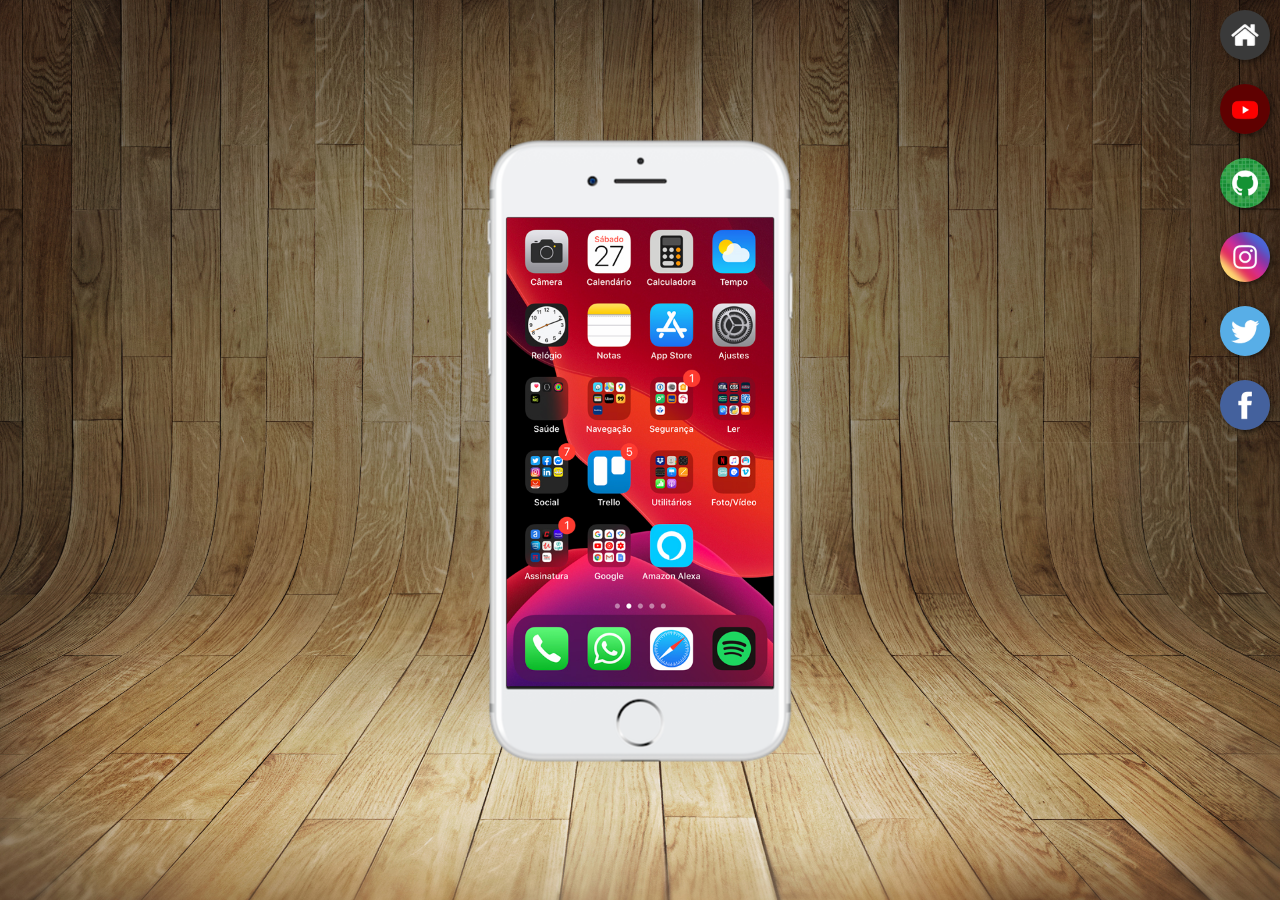
<file: index.html>
<!DOCTYPE html>
<html lang="en">
<head>
    <meta charset="UTF-8">
    <meta name="viewport" content="width=, initial-scale=1.0">
    <title>Projeto Social</title>
    <link rel="shortcut icon" href="favicon.ico" type="image/x-icon">
    <link rel="stylesheet" href="estilos/style.css">
</head>
<body>
    <main>
        <section id="telefone">
            <iframe src="home.html" name="tela" frameborder="0"></iframe>
        </section>
        <section id="sociais">
            <a href="home.html" target="tela"><img src="imagens/logo-home.jpg" alt="youtube"></a><br>
            <a href="youtube.html" target="tela"><img src="imagens/logo-youtube.jpg" alt="github"></a><br>
            <a href="github.html" target="tela"><img src="imagens/logo-github.jpg" alt="github"></a><br>
            <a href="instagram.html" target="tela"><img src="imagens/logo-instagram.jpg" alt="insta"></a><br>
            <a href="twitter.html" target="tela"><img src="imagens/logo-twitter.jpg" alt="twitter"></a><br>
            <a href="facebook.html" target="tela"><img src="imagens/logo-facebook.jpg" alt="facebook"></a>
        </section>
    </main>
</body>
</html>
</file>
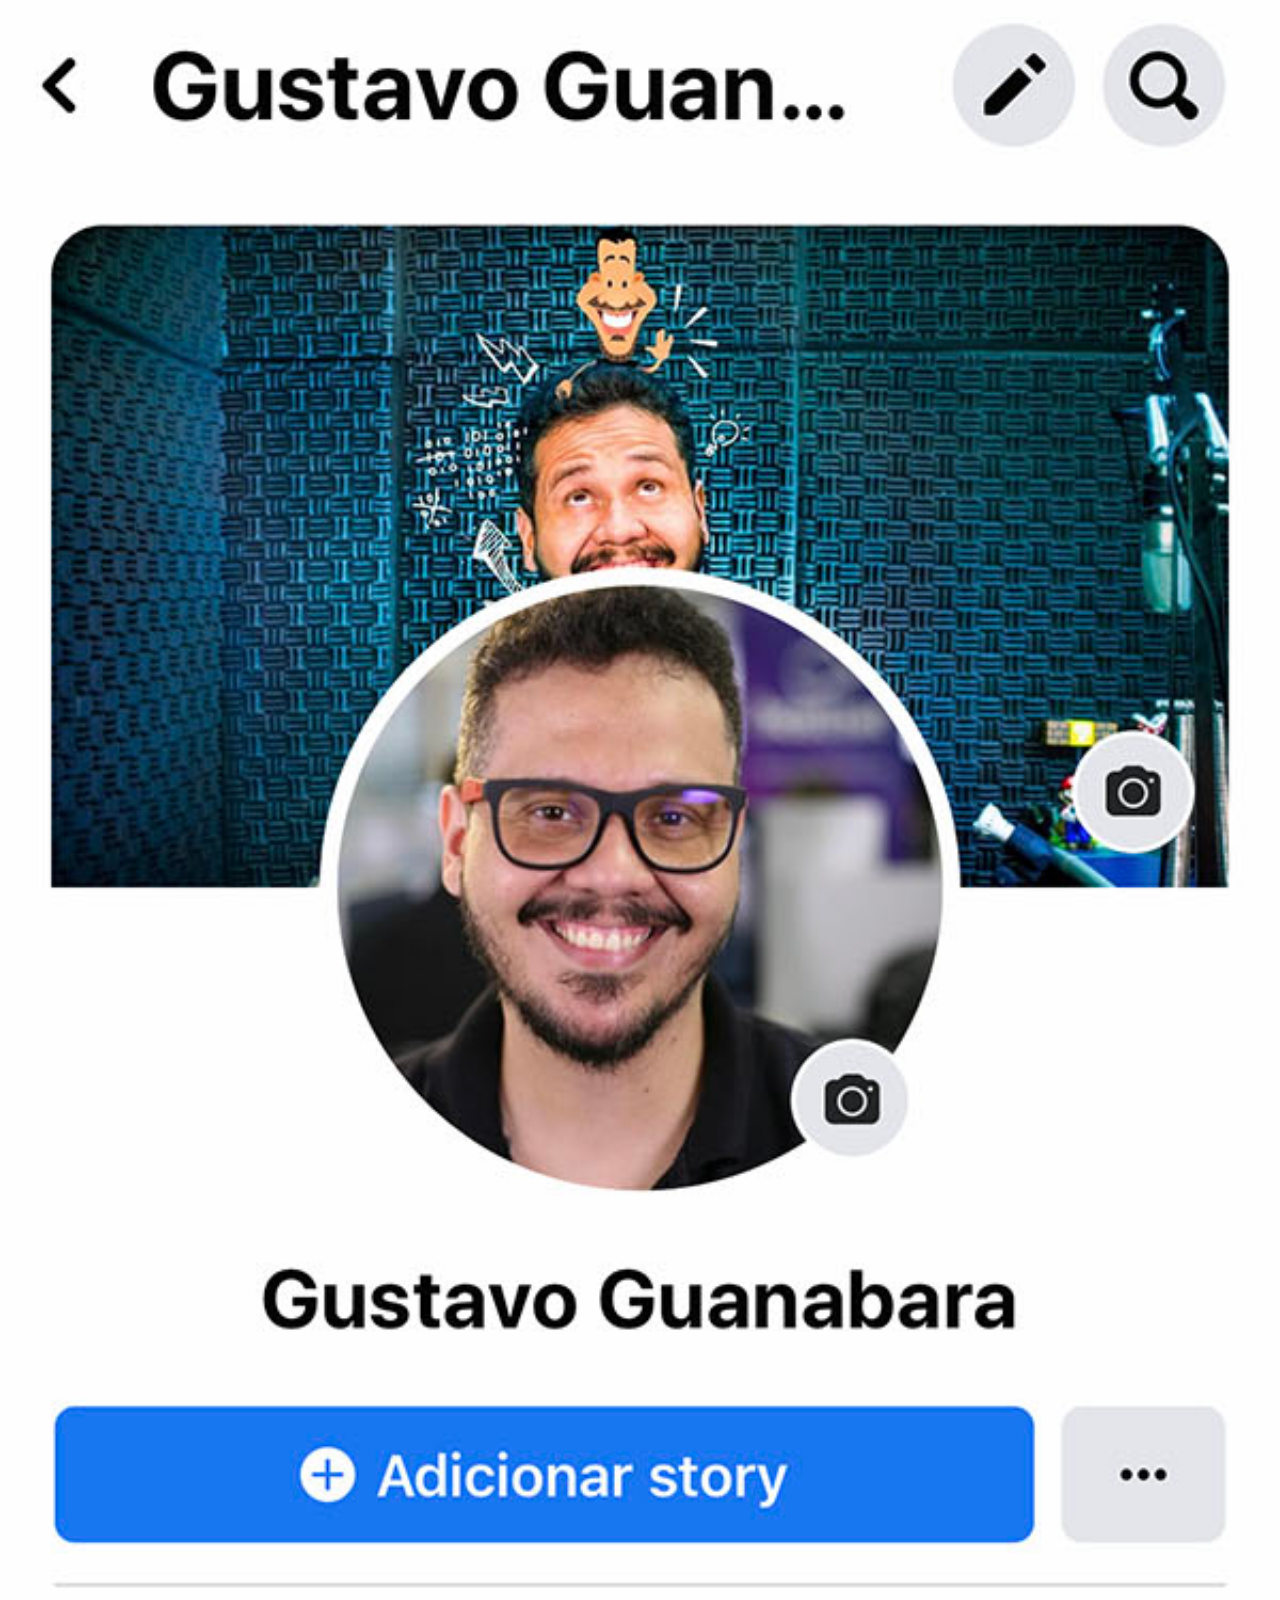
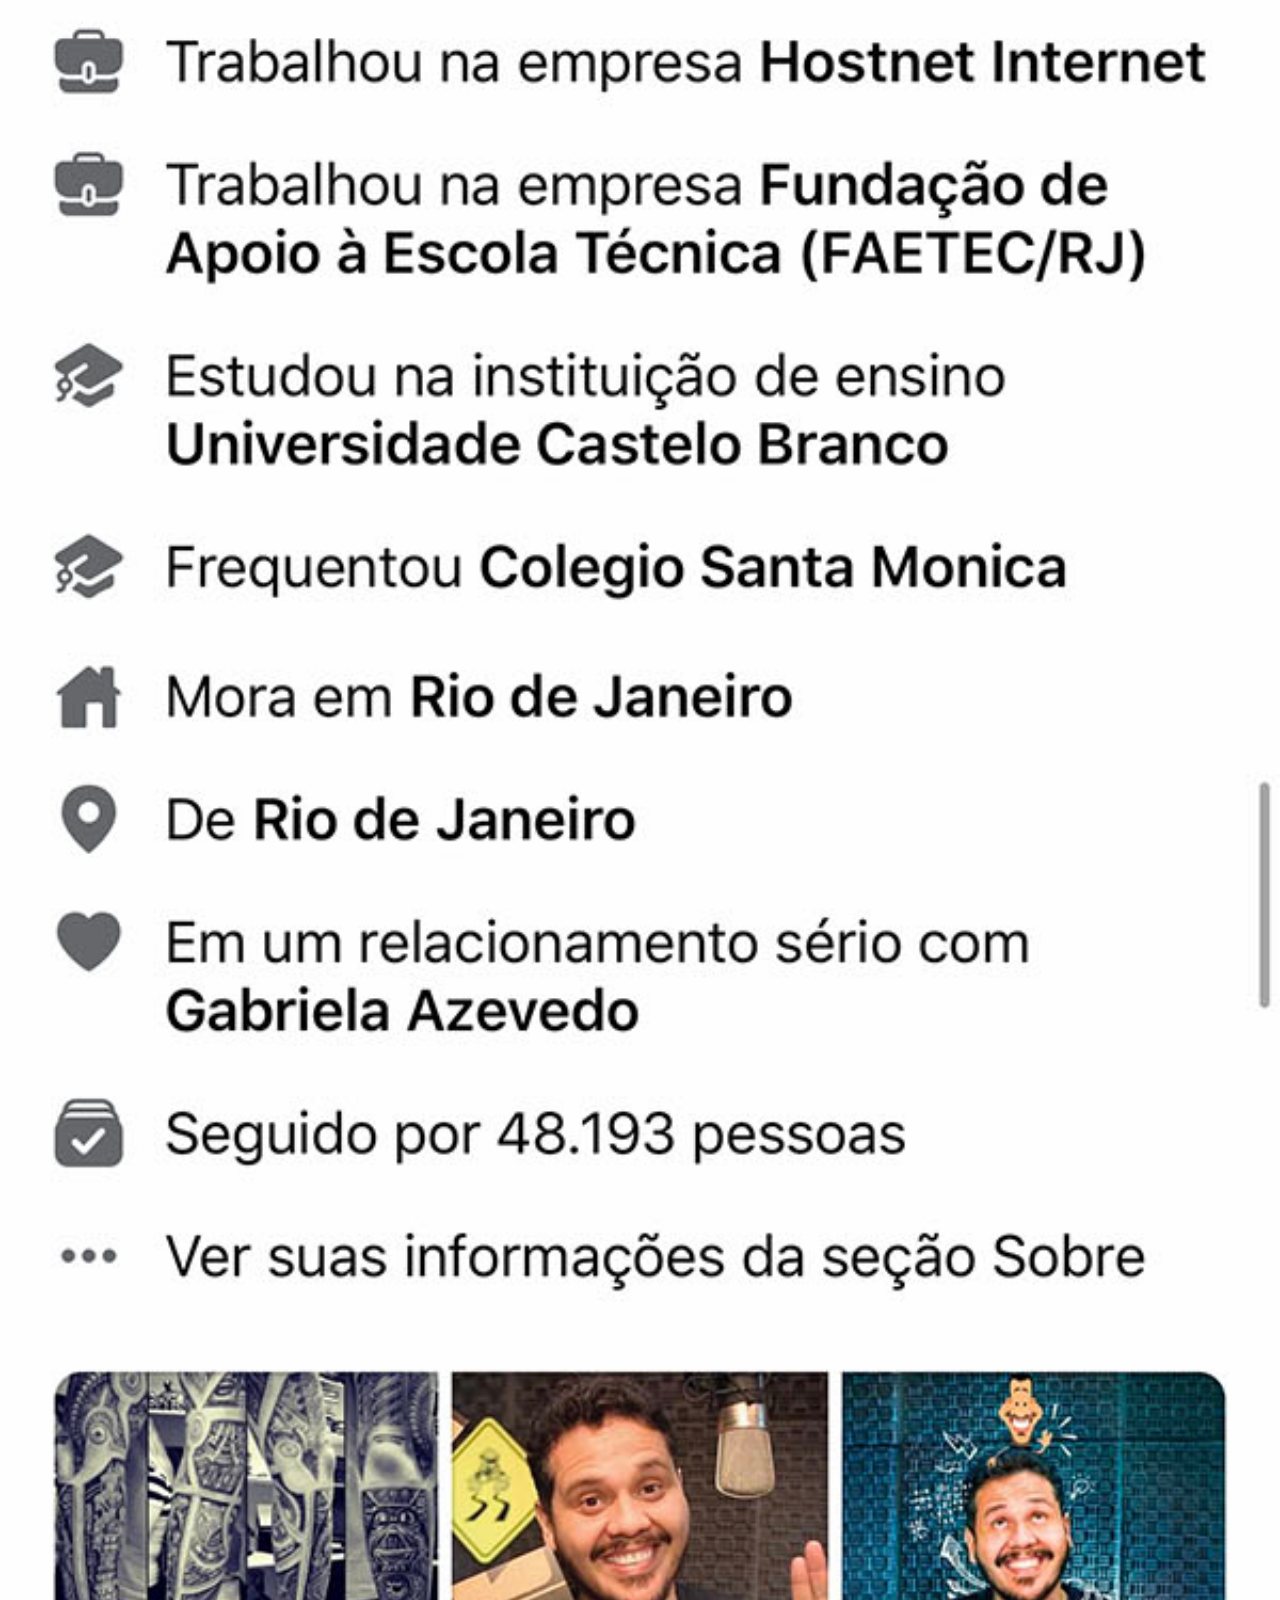
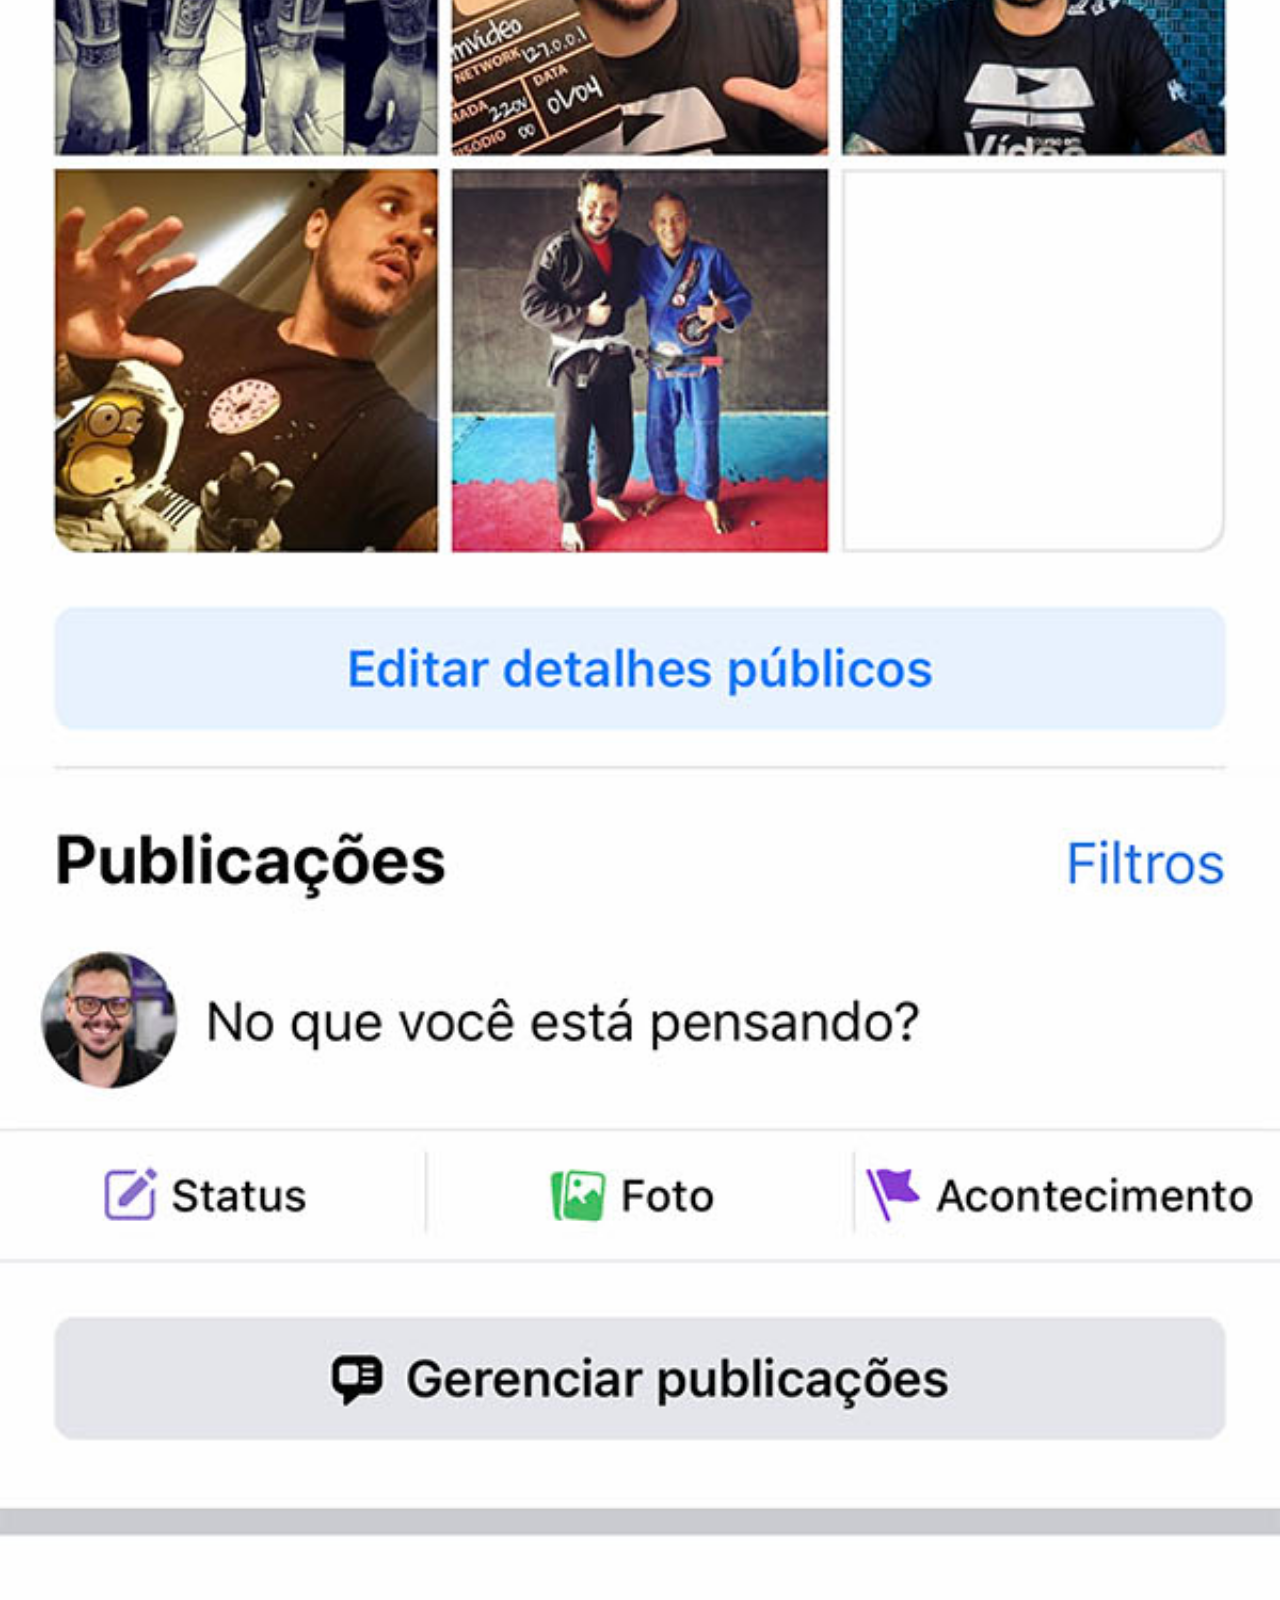
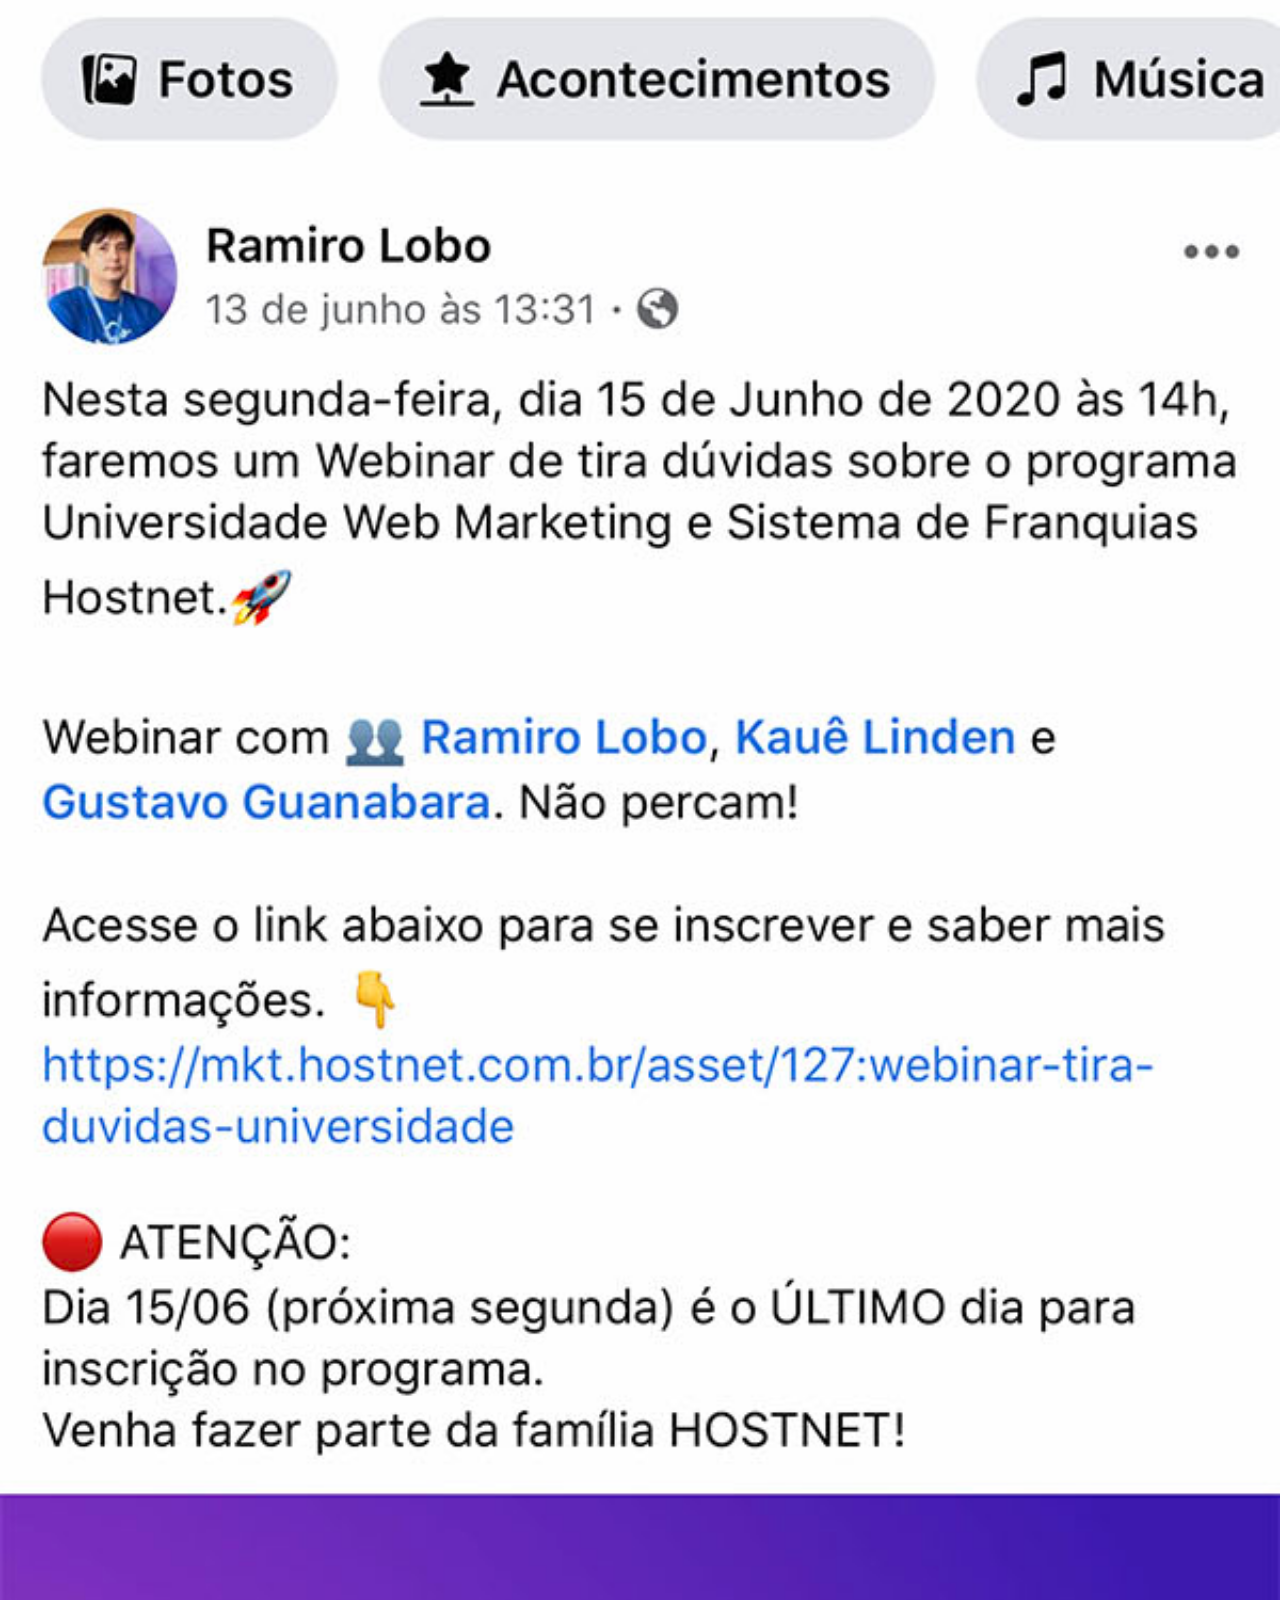
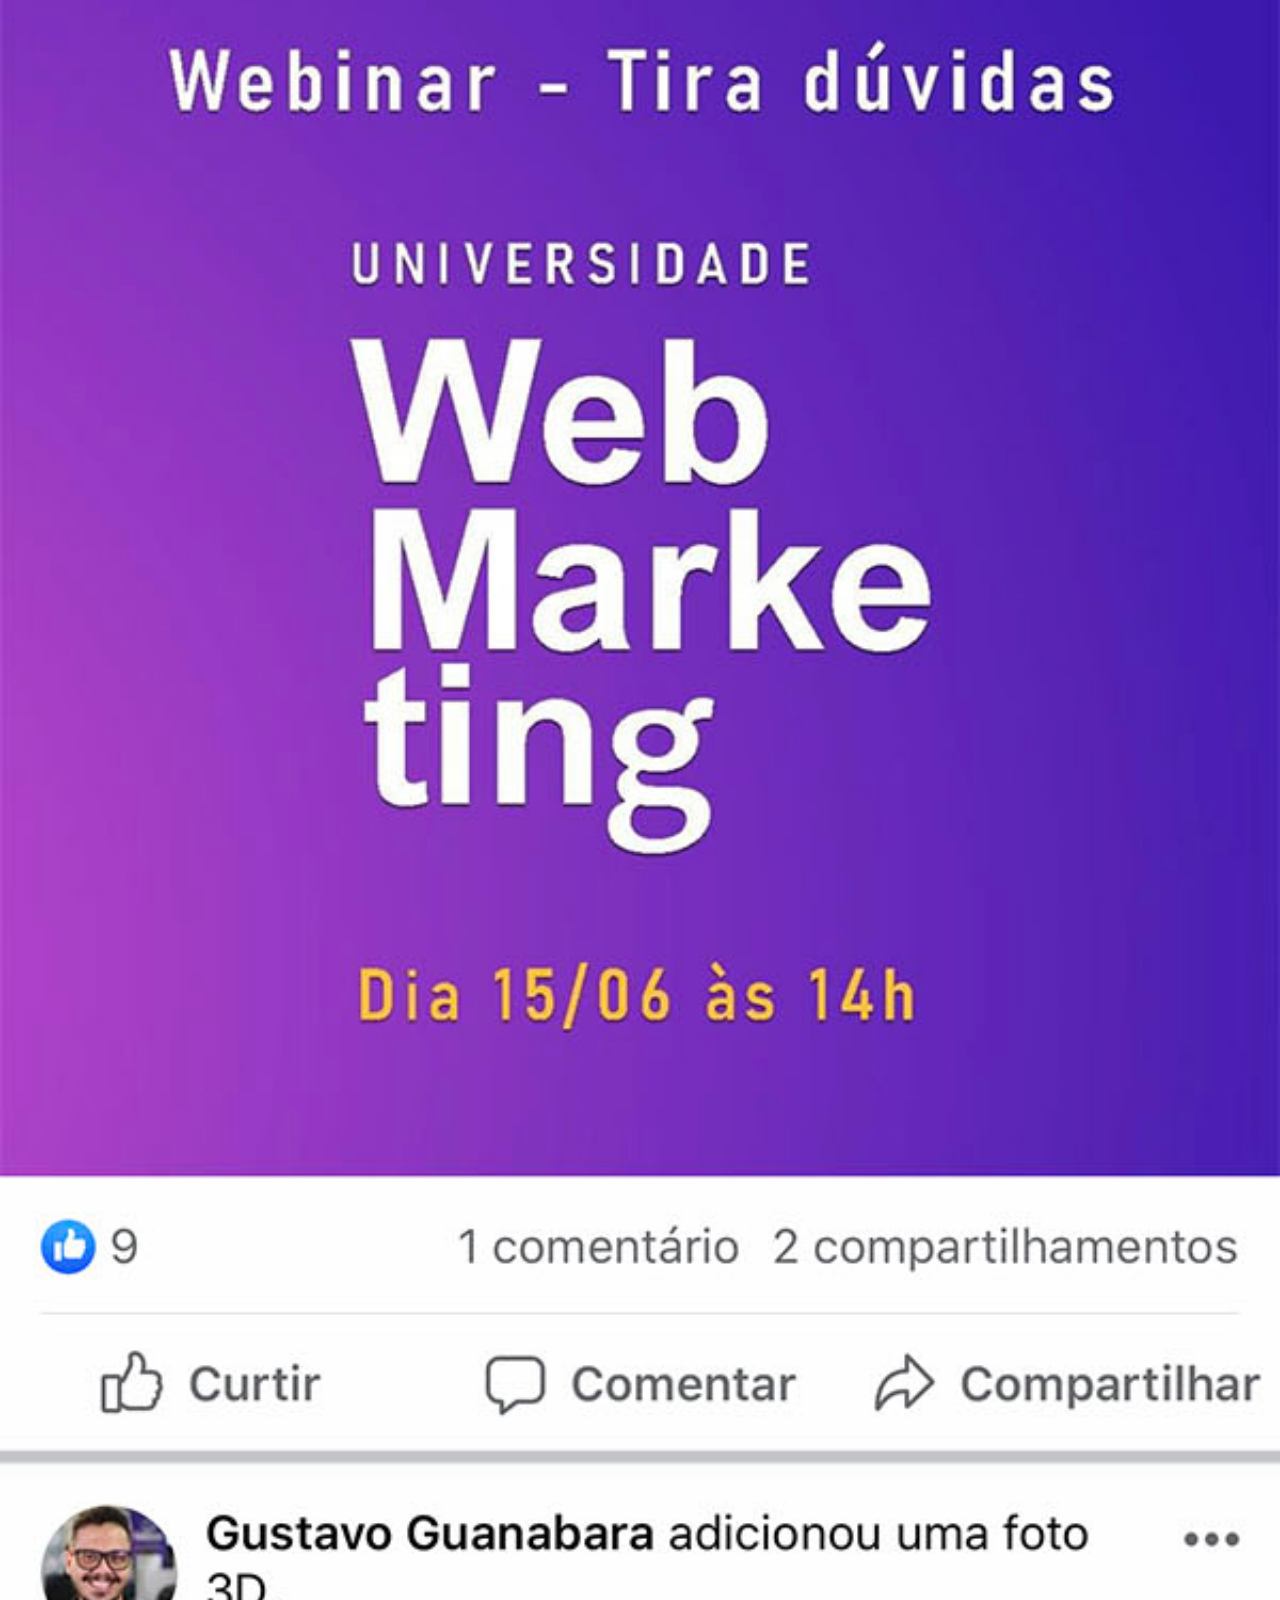
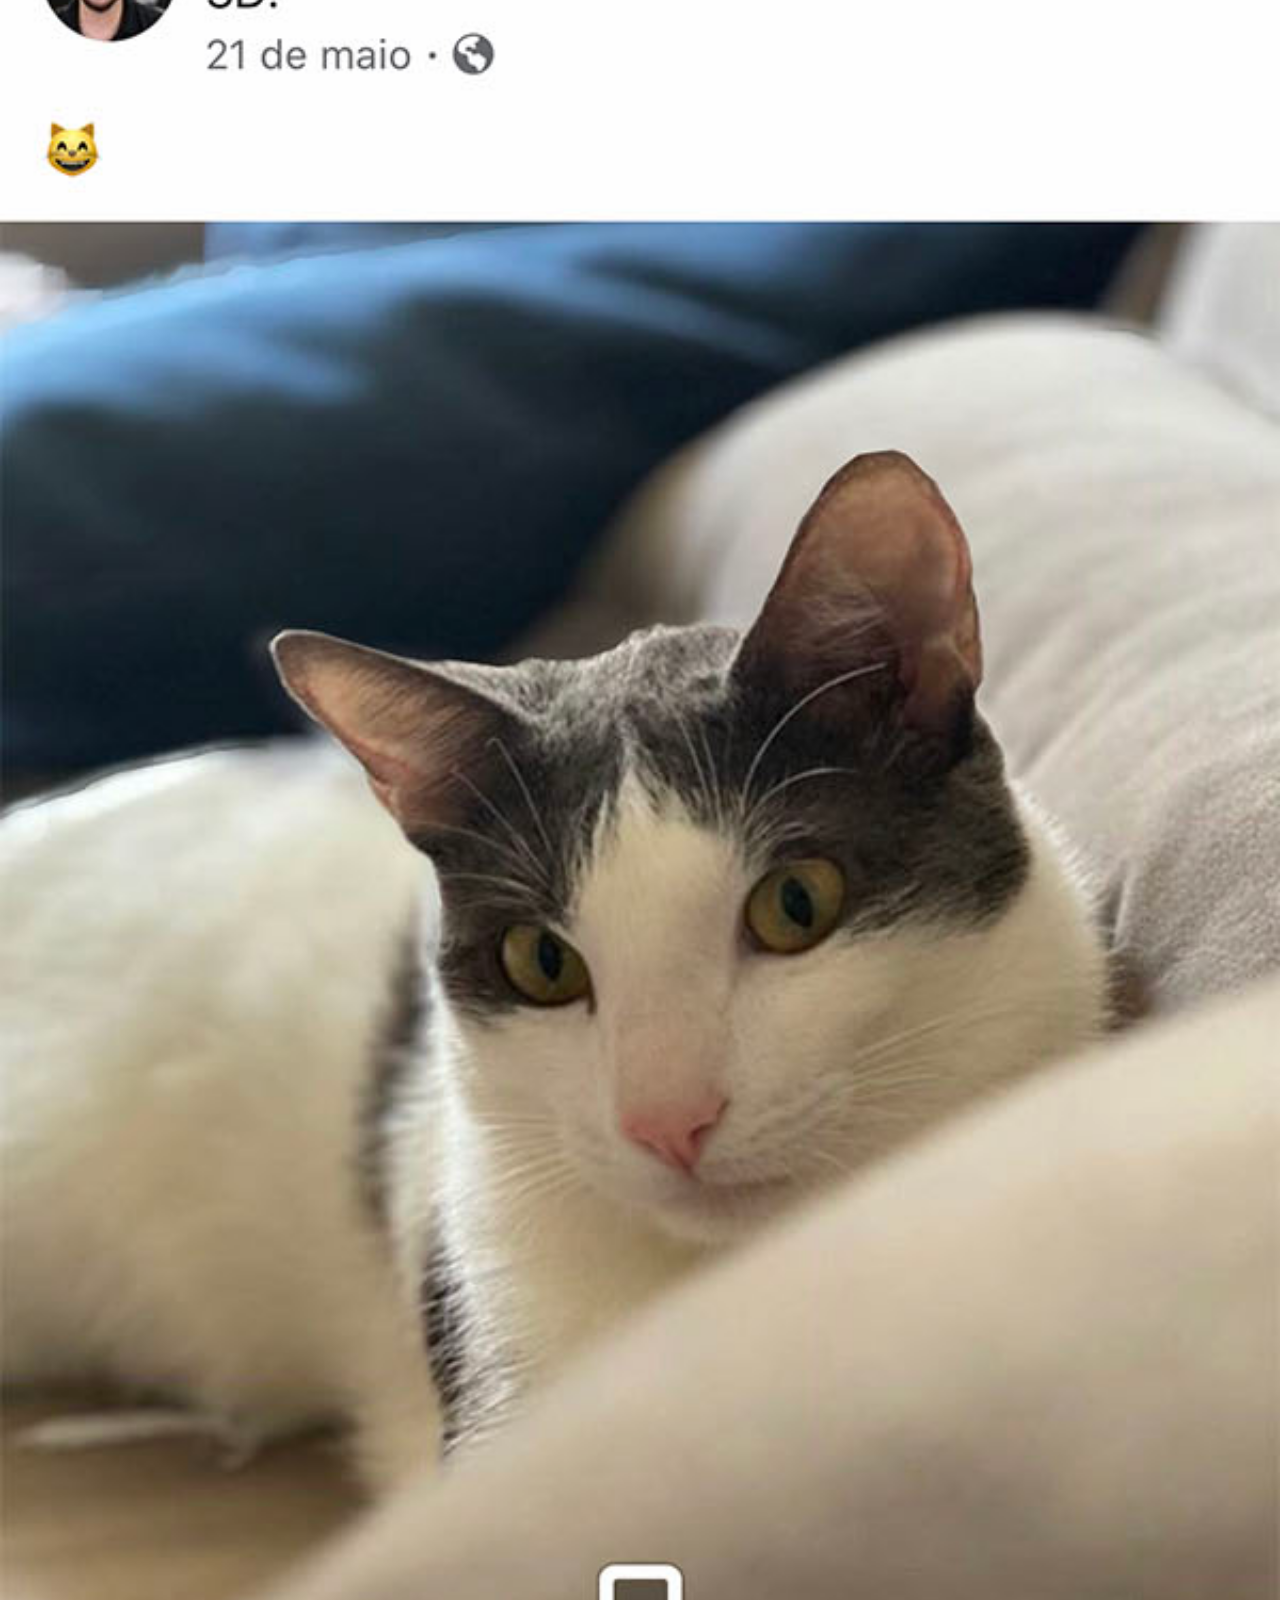
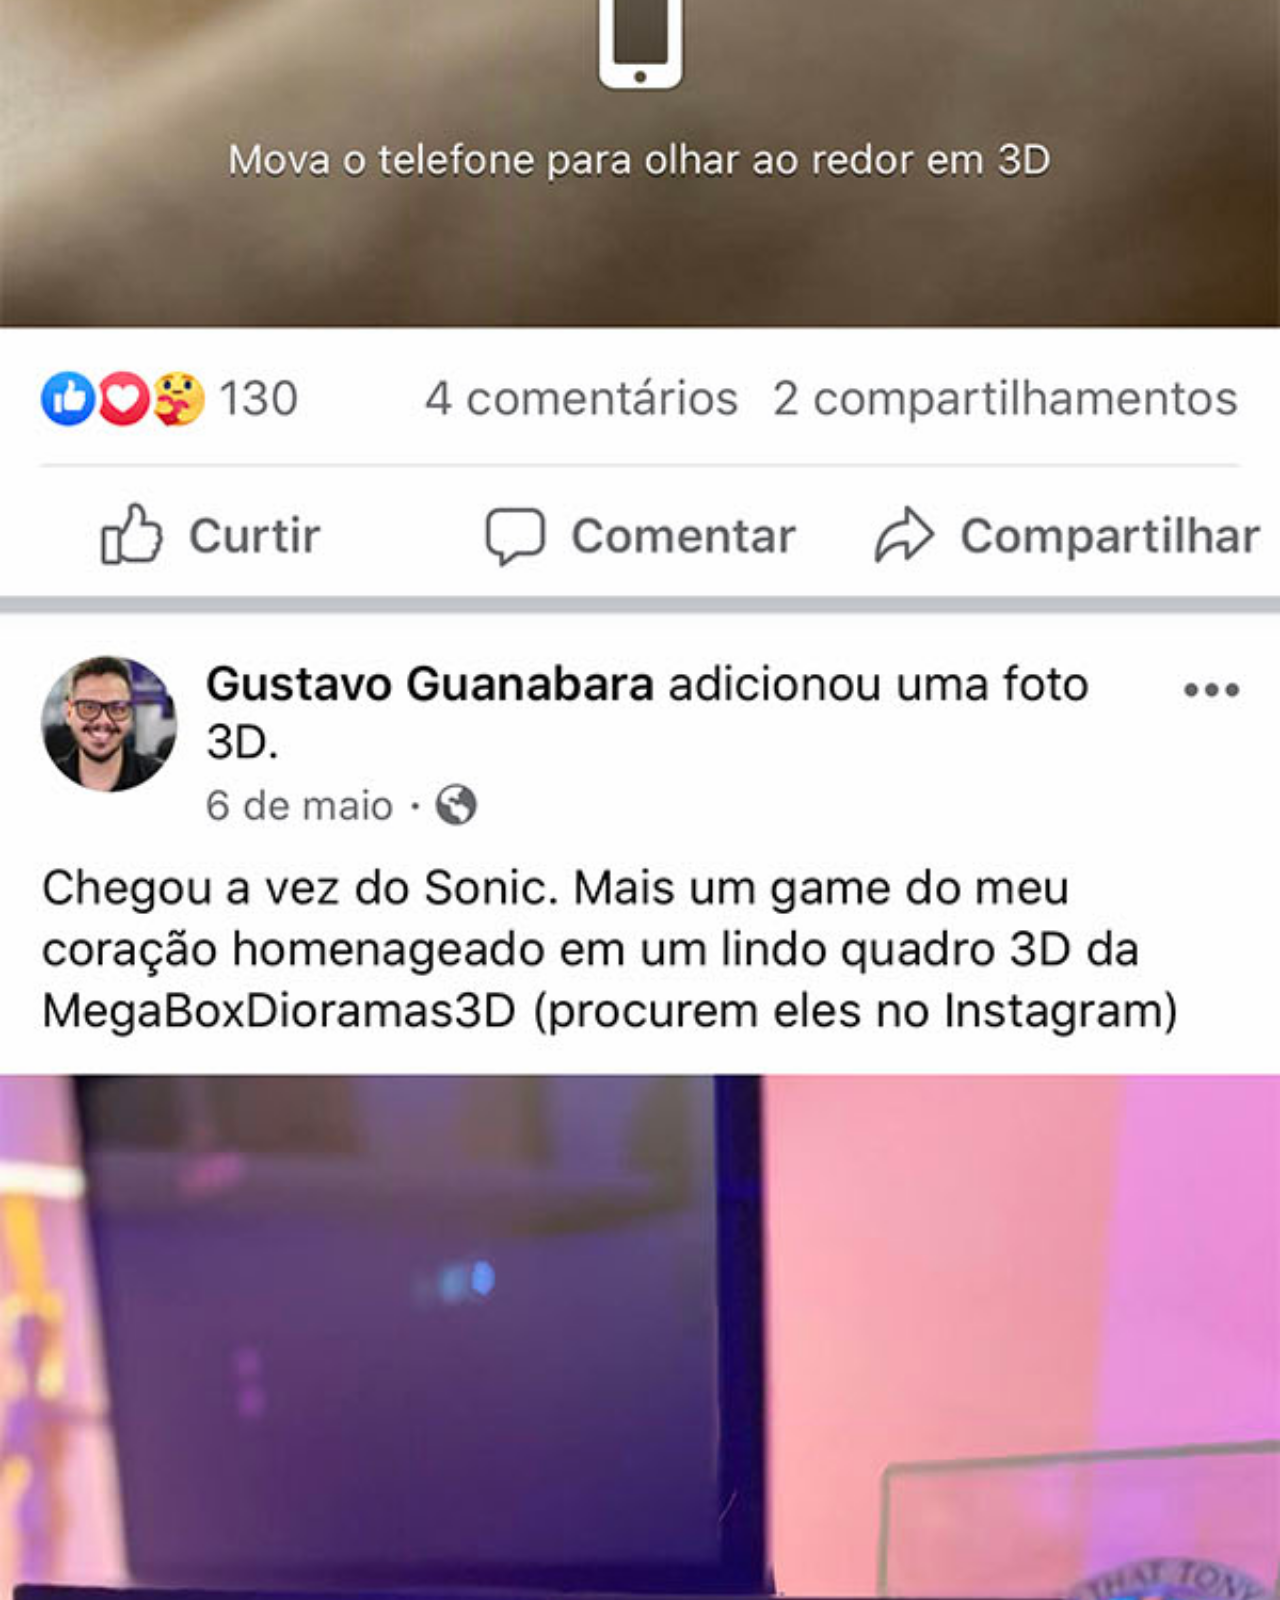
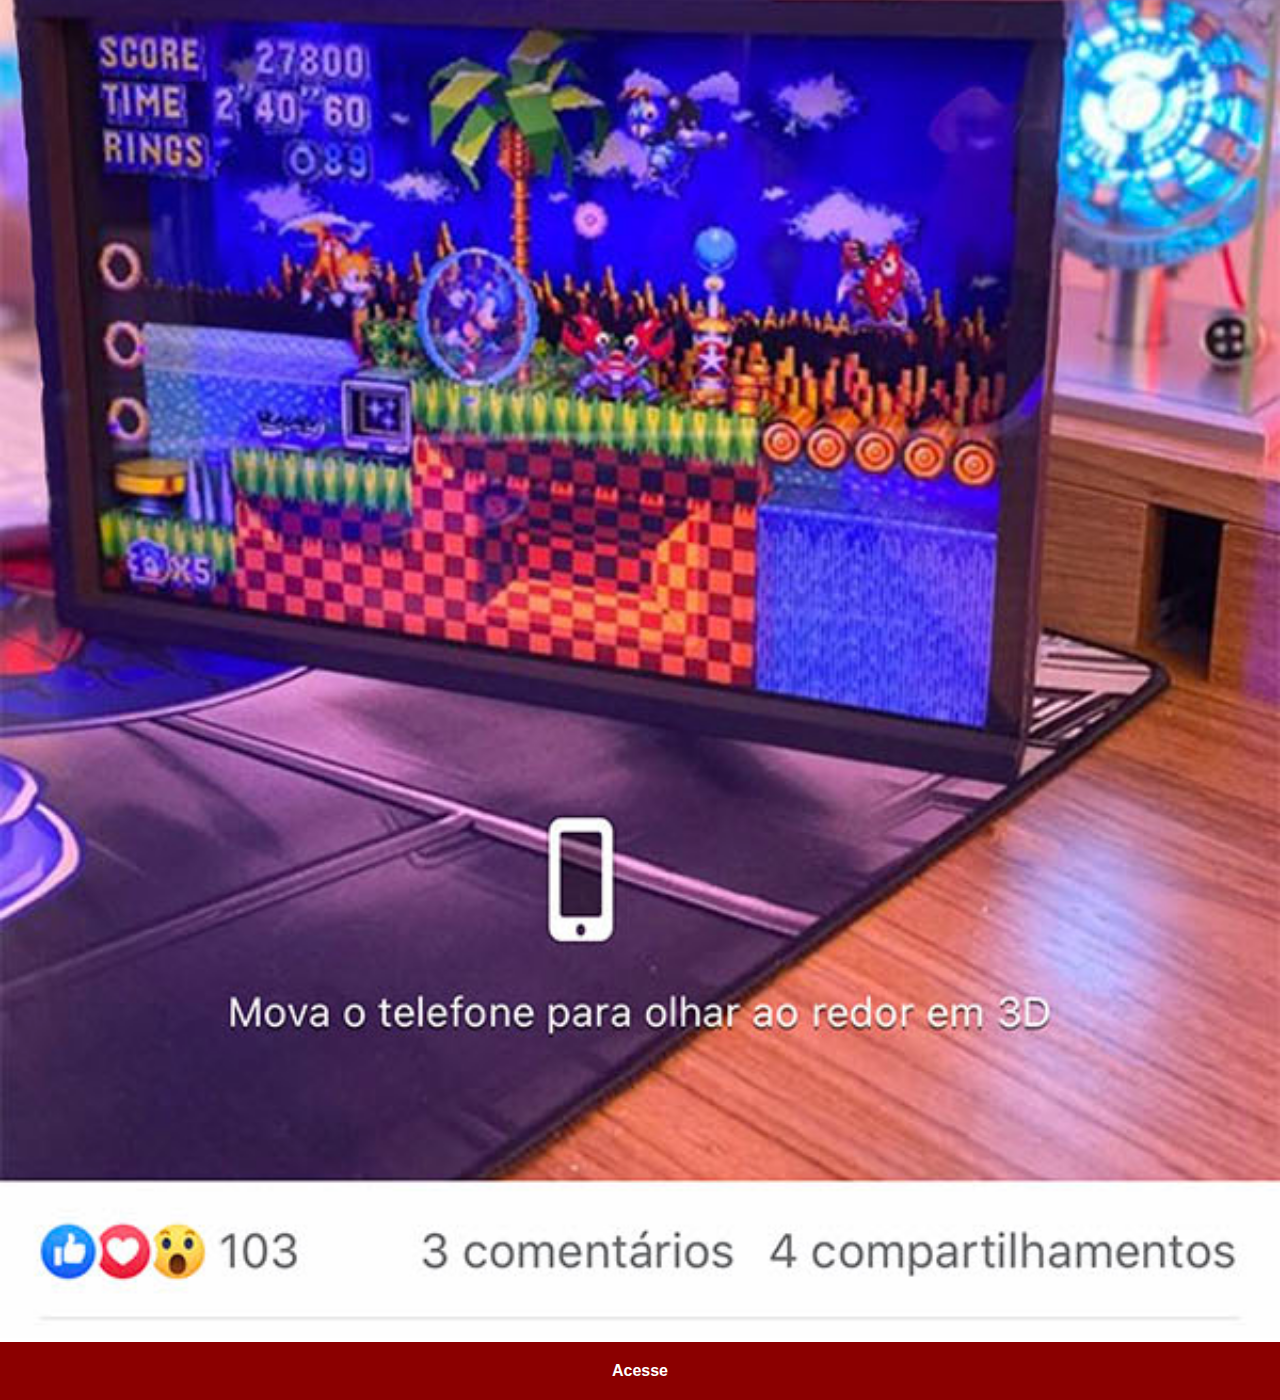
<file: facebook.html>
<!DOCTYPE html>
<html lang="pb-br">
<head>
    <meta charset="UTF-8">
    <meta name="viewport" content="width=device-width, initial-scale=1.0">
    <title>Facebook</title>
    <style>
        body {
            font-family: Arial, Helvetica, sans-serif;
        }

        * {
            margin: 0px;
            padding: 0px;
        }

        ::-webkit-scrollbar {
            width: 0px;
            height: 0px;
        }

        img {
            width: 100vw;
        }

        a {
            display: block;
            background-color: darkred;
            padding: 20px;
            font-weight: bolder;
            text-align: center;
            text-decoration: none;
            color: white;
        }

        a:hover {
            background-color: red;
        }
    </style>
</head>
<body>
    <img src="imagens/tela-facebook.jpg" alt="facebook">
    <a href="https://www.facebook.com/CursosEmVideo/?locale=pt_BR">Acesse</a>
</body>
</html>
</file>
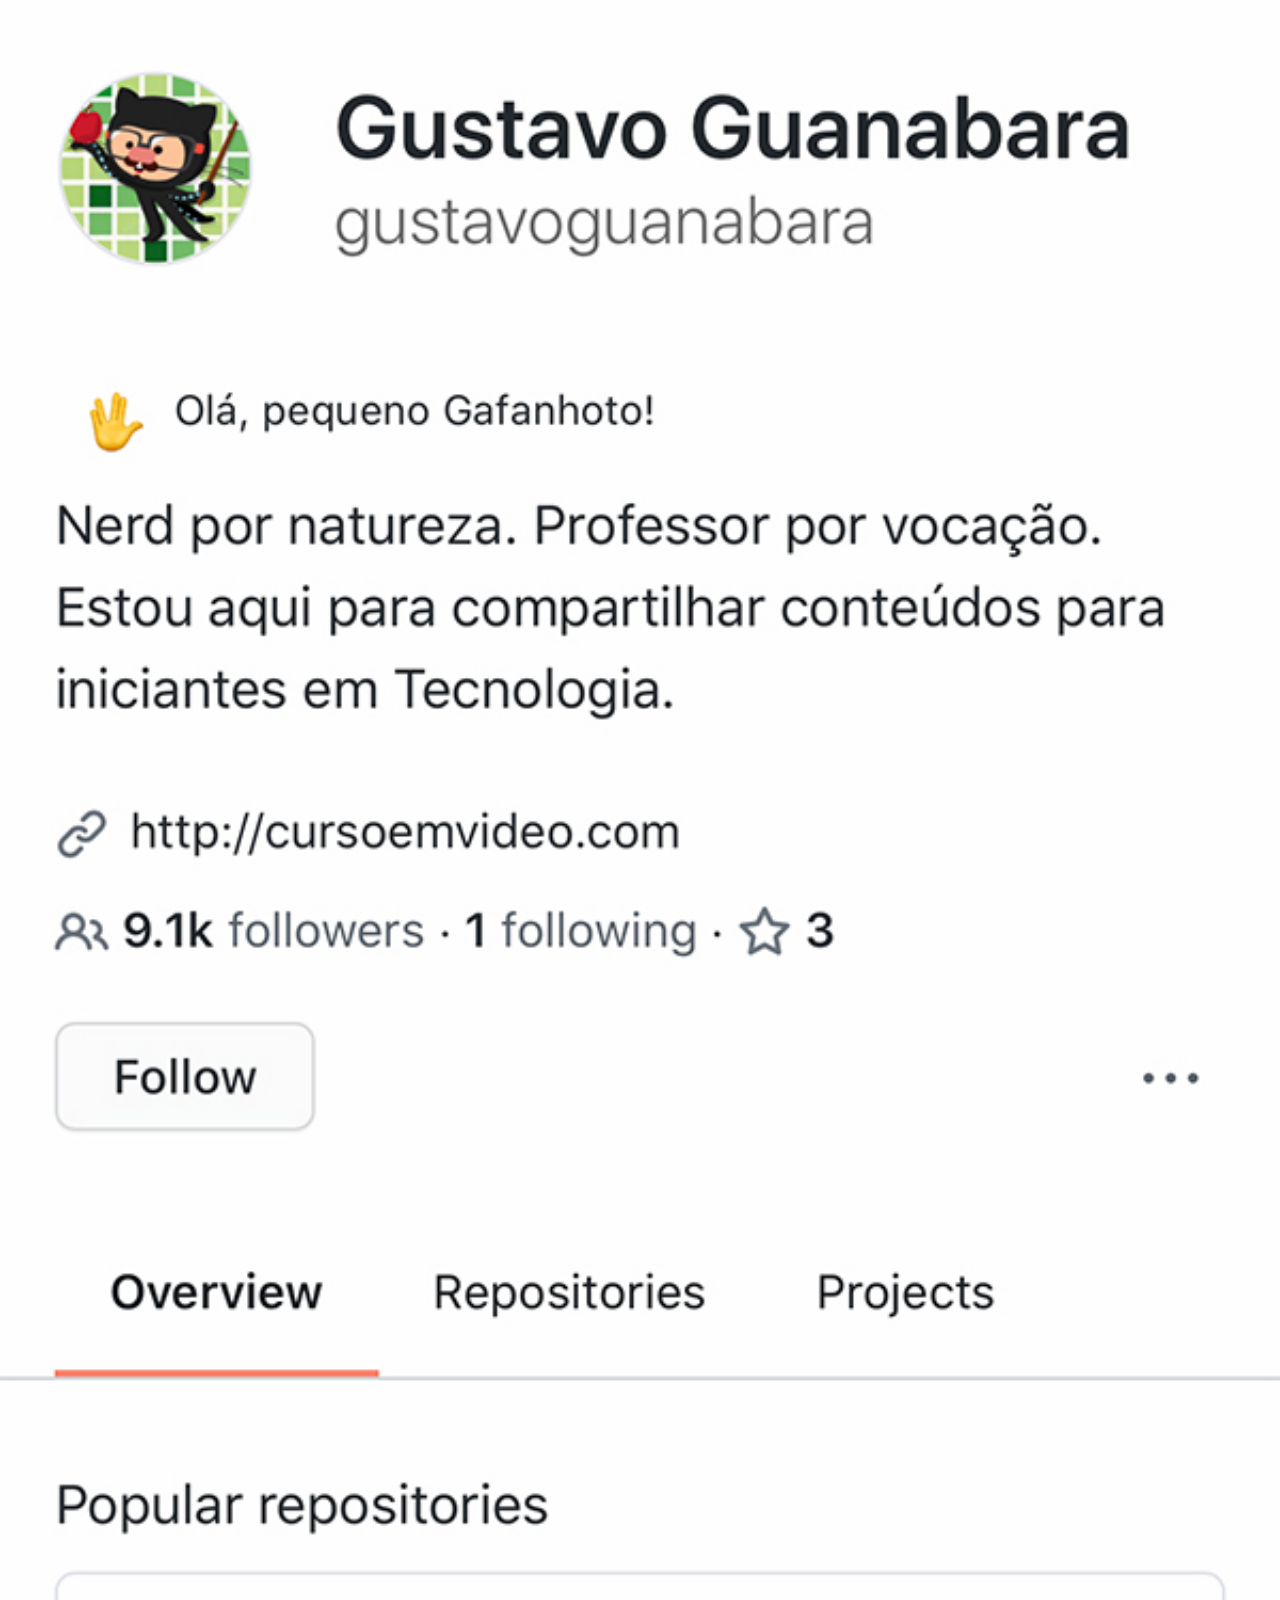
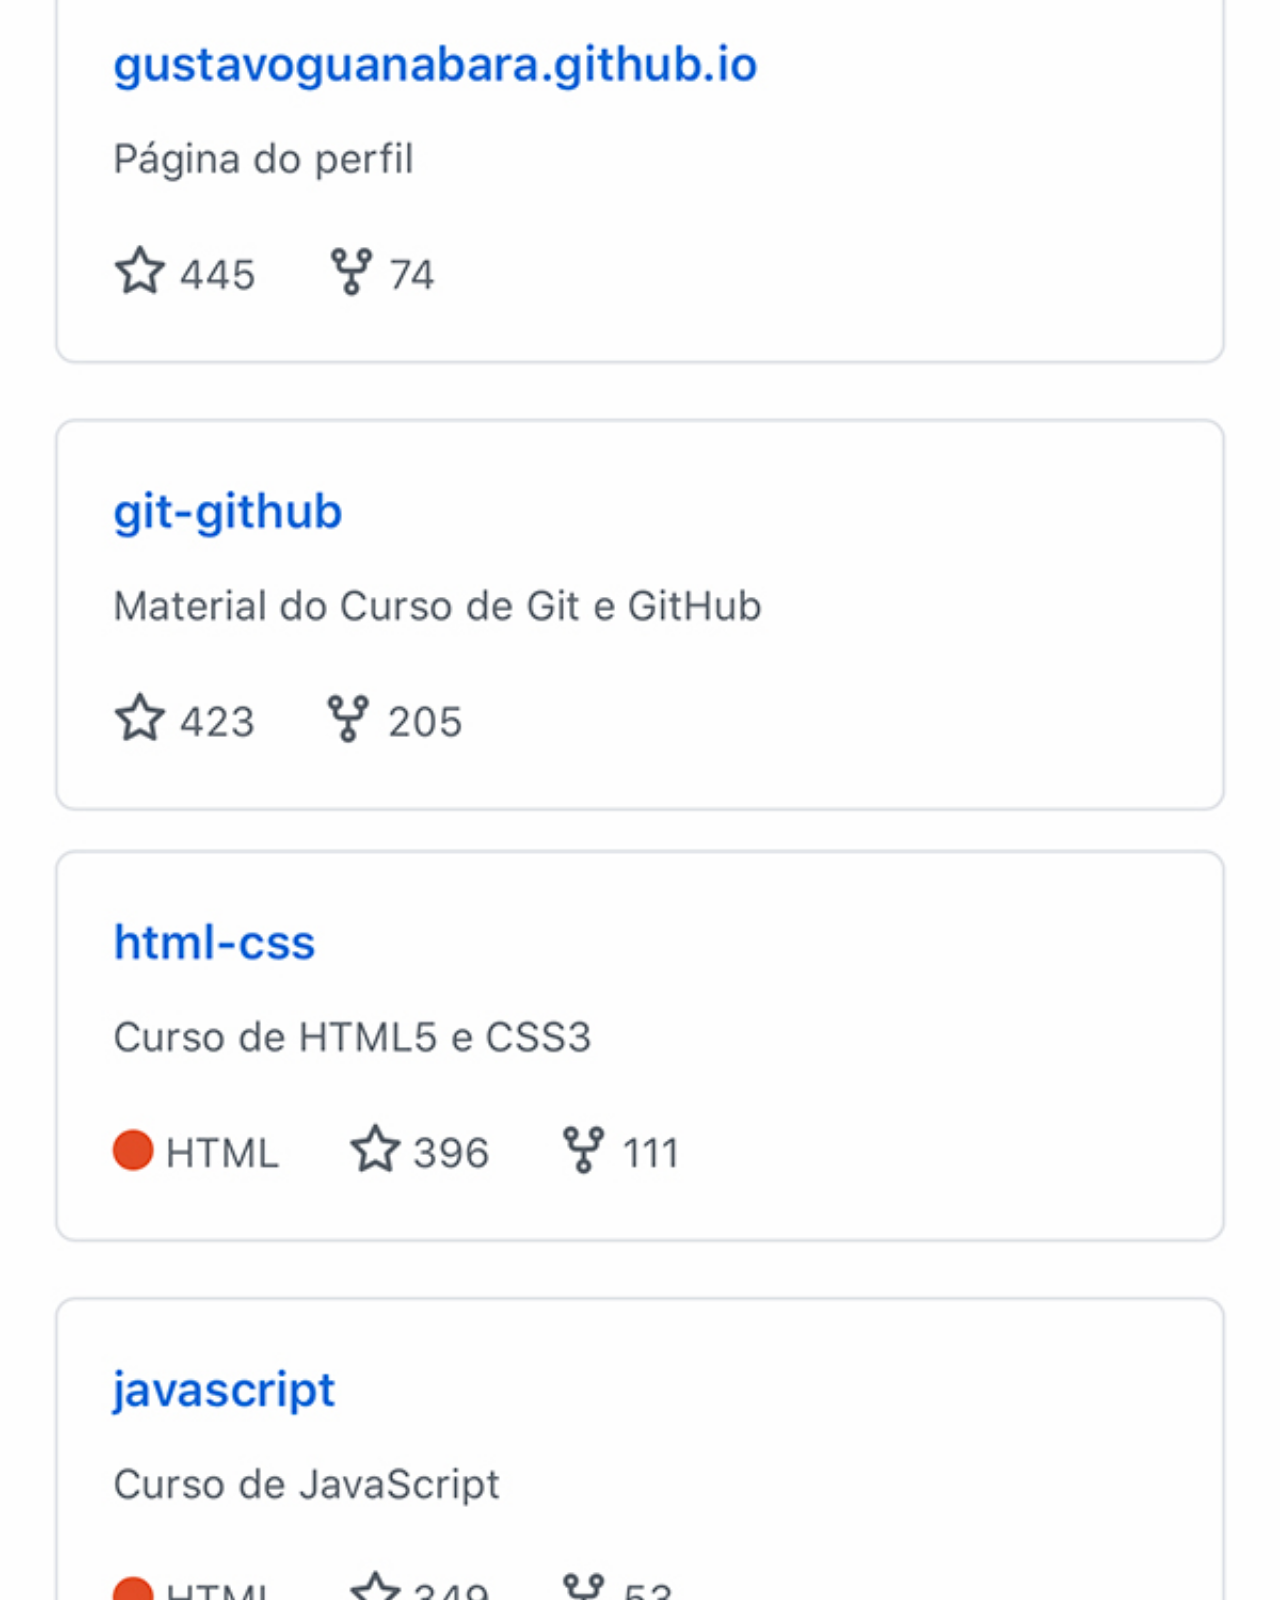
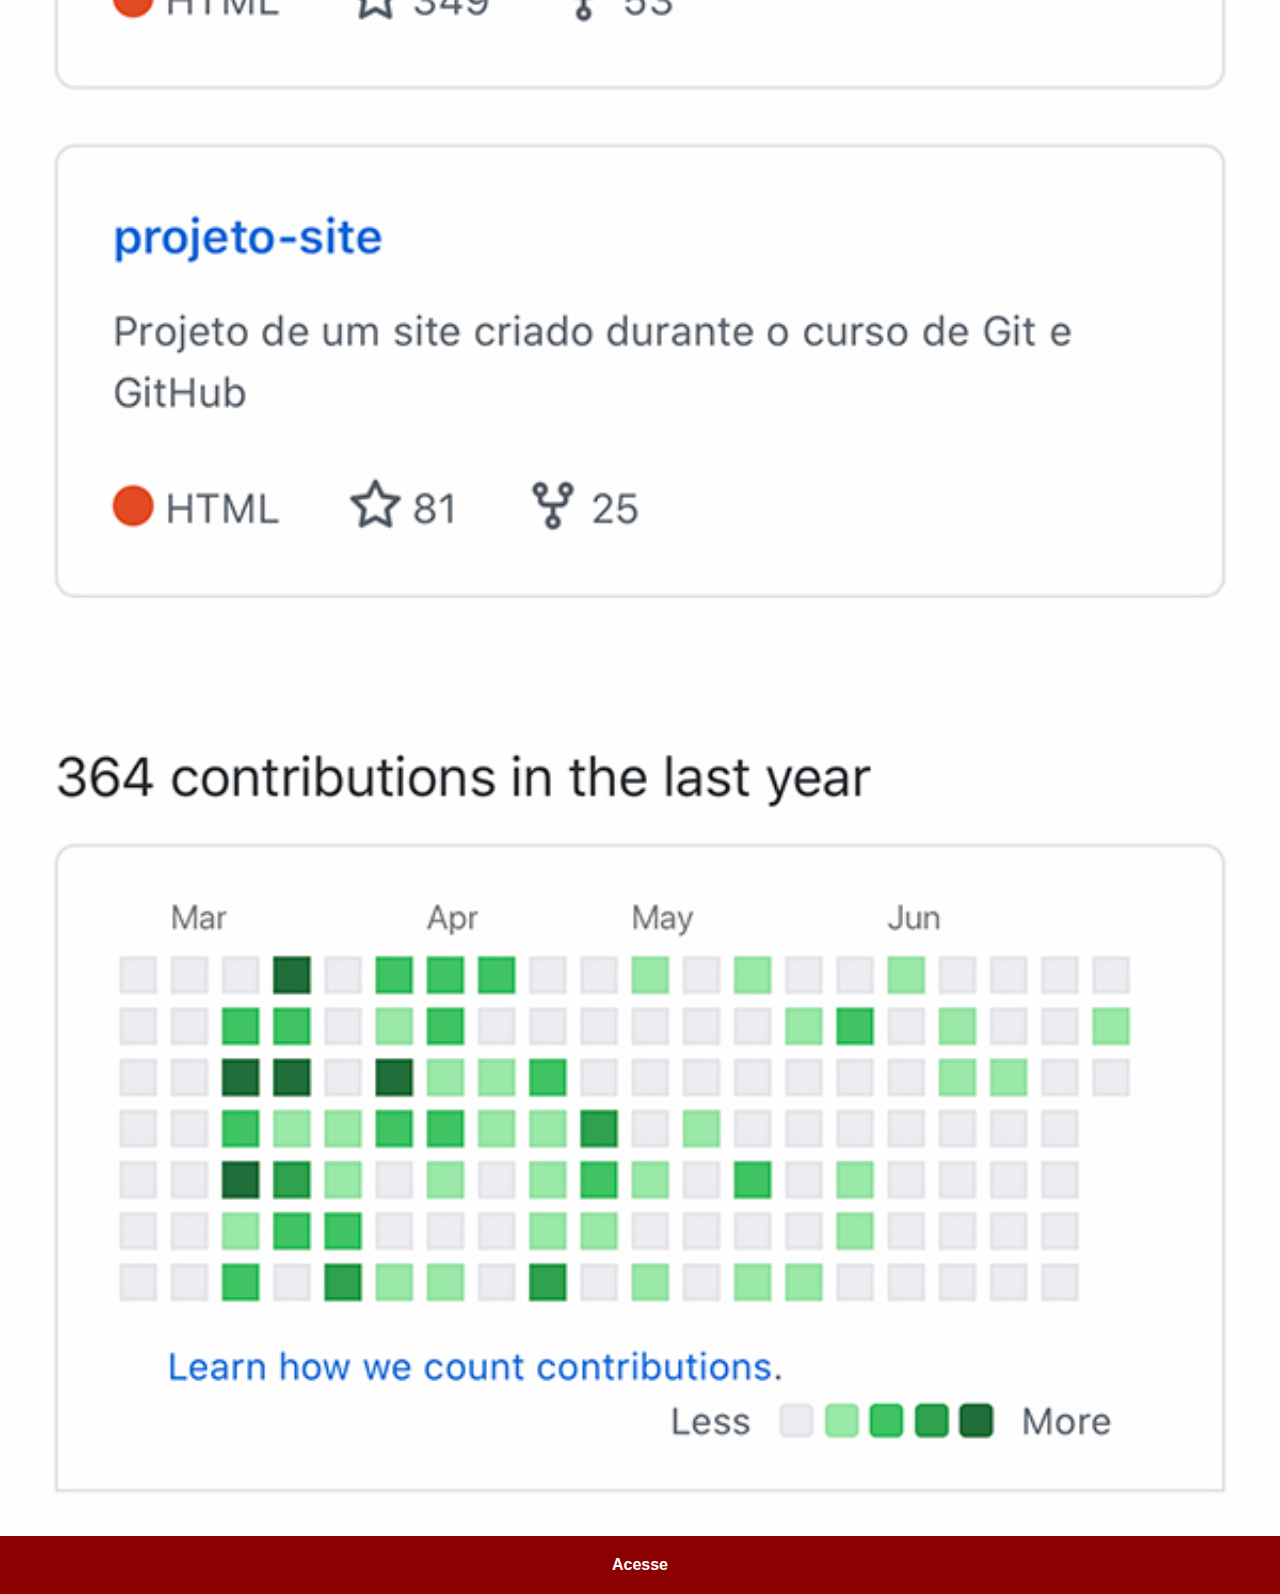
<file: github.html>
<!DOCTYPE html>
<html lang="pt-br">
<head>
    <meta charset="UTF-8">
    <meta name="viewport" content="width=device-width, initial-scale=1.0">
    <title>Youtube</title>
    <link rel="stylesheet" href="estilos/social.css">
</head>
<body>
    <img src="imagens/tela-github.jpg" alt="Github">
    <a href="https://github.com/gustavoguanabara/html-css">Acesse</a>
</body>
</html>
</file>
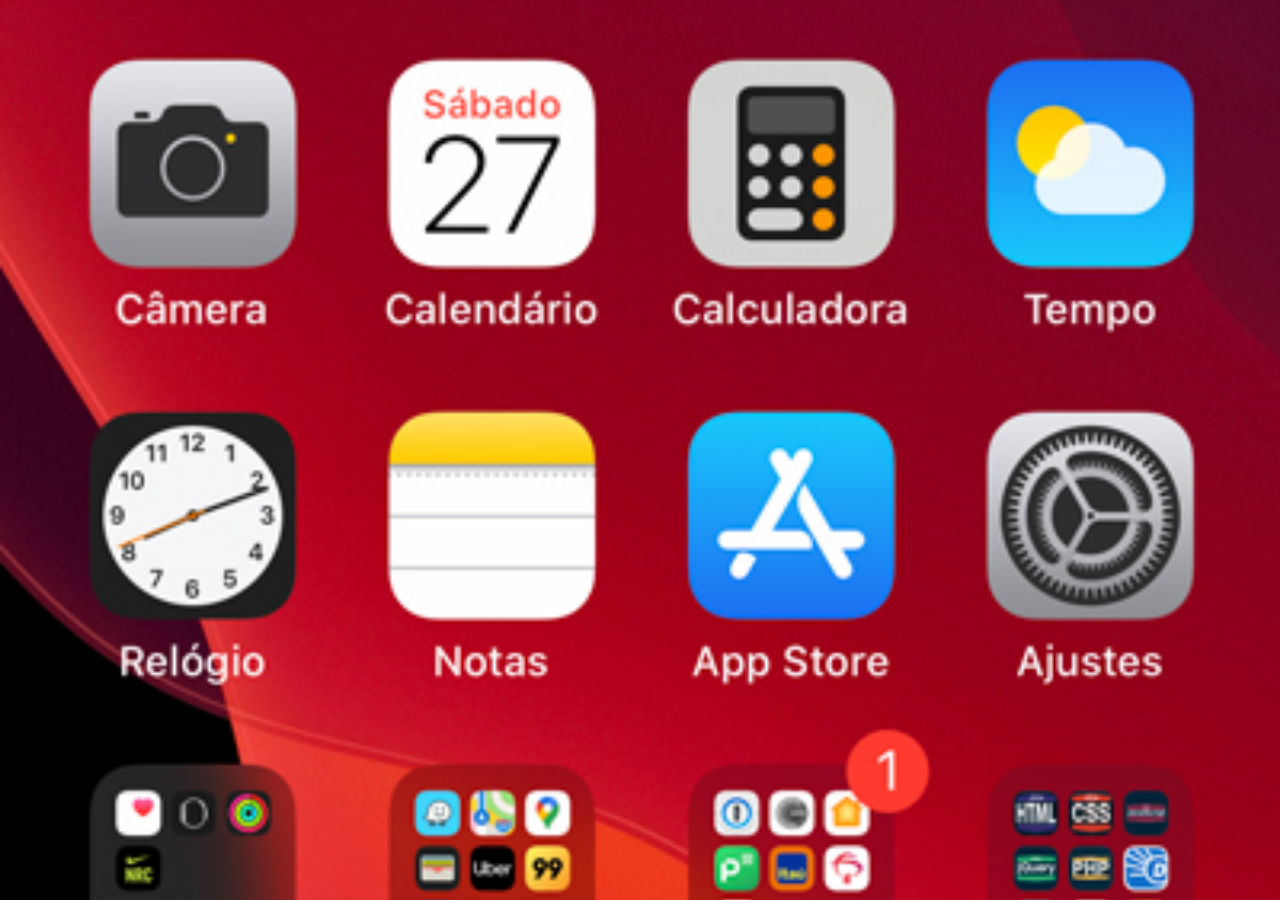
<file: home.html>
<!DOCTYPE html>
<html lang="pt-br">
<head>
    <meta charset="UTF-8">
    <meta name="viewport" content="width=device-width, initial-scale=1.0">
    <title>Home</title>
    <style>
        *{
            margin: 0px;
            padding: 0px;
        }

        body {
            width: 100vw;
            height: 100vh;
            background: black url('../imagens/tela-home.jpg') no-repeat top center;
            background-size: cover;
        }
    </style>
</head>
<body>
    
</body>
</html>
</file>
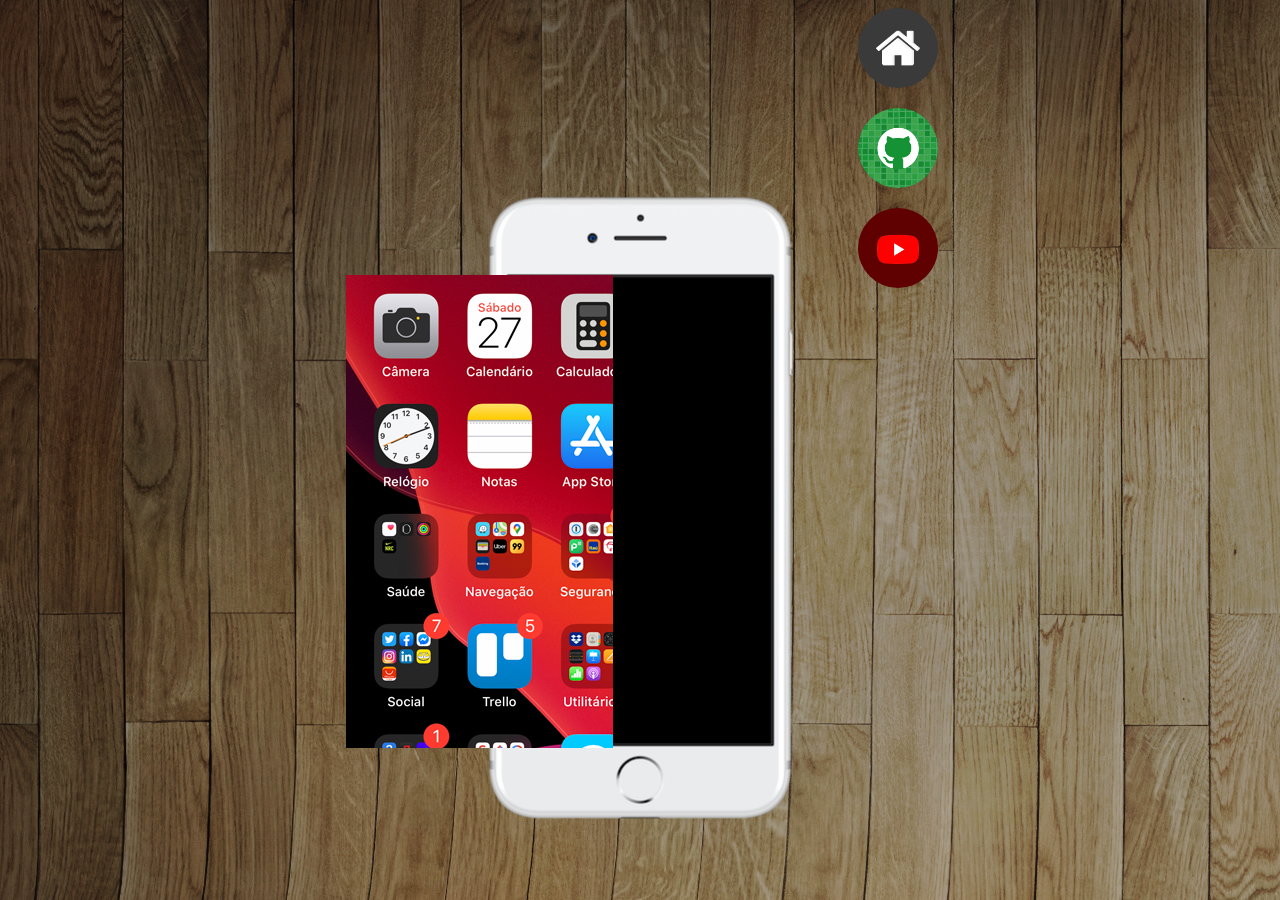
<file: indexteste.html>
<!DOCTYPE html>
<html lang="pt-br">
<head>
    <meta charset="UTF-8">
    <meta name="viewport" content="width=device-width, initial-scale=1.0">
    <link rel="shortcut icon" href="favicon.ico" type="image/x-icon">
    <title>Projeto Redes Sociais</title>
    <style>
        body {
            background-image: url(imagens/fundo-madeira.jpg);
            position: relative;
        }

        div#cell {
            position: relative;
        }

        img {
            position: absolute;
            top: 500px;
            left: 50%;
            transform: translate(-50%, -50%);
        }
        #botao1 {
            background-image: url(imagens/logo-github.jpg);
            width: 80px;
            height: 80px;
            background-repeat: no-repeat;
            background-size: cover;
            position: absolute;
            left: 850px;
            border-radius: 40px;
            top: 100px;
        }

        #botao2 {
            background-image: url(imagens/logo-youtube.jpg);
            width: 80px;
            height: 80px;
            background-repeat: no-repeat;
            background-size: cover;
            position: absolute;
            left: 850px;
            border-radius: 40px;
            top:200px;
        }

        #botao3 {
            background-image: url(imagens/logo-home.jpg);
            width: 80px;
            height: 80px;
            background-repeat: no-repeat;
            background-size: cover;
            position: absolute;
            left: 850px;
            border-radius: 40px;
        }
        
        #home {
            position: absolute;
            width: 267px;
            height: 473px;
            top:  267px;
            left: 338px;
        }

        #celular {
            position: relative;
        }

        .bt {
            transition: transform 0.2s ease;
        }

        .bt:hover {
            transform: scale(1.1);
        }

    </style>
</head>
<body>
    <div id="cell">
        <img src="imagens/frame-iphone.png" alt="imagem-iphone">
    </div>
    <div class= "bt" id="botao1" onclick="github()">
        
    </div>

    <div class="bt" id="botao2" onclick="youtube()">
    </div>
    
    <div  id="celular">
        <iframe id="home" src="imagens/tela-home.jpg" frameborder="0"></iframe>
    </div>

    <div class="bt" id="botao3" onclick="home()"></div>
    
    <script>
        function github (){
            var git = document.querySelector('iframe#home')
            git.setAttribute('src', 'imagens/tela-github.jpg')
        }
        
        function home (){
            var git = document.querySelector('iframe#home')
            git.setAttribute('src', 'imagens/tela-home.jpg')
        }

        function youtube (){
            var git = document.querySelector('iframe#home')
            git.setAttribute('src', 'imagens/tela-youtube.png')
        }
    </script>
</body>
</html>
</file>
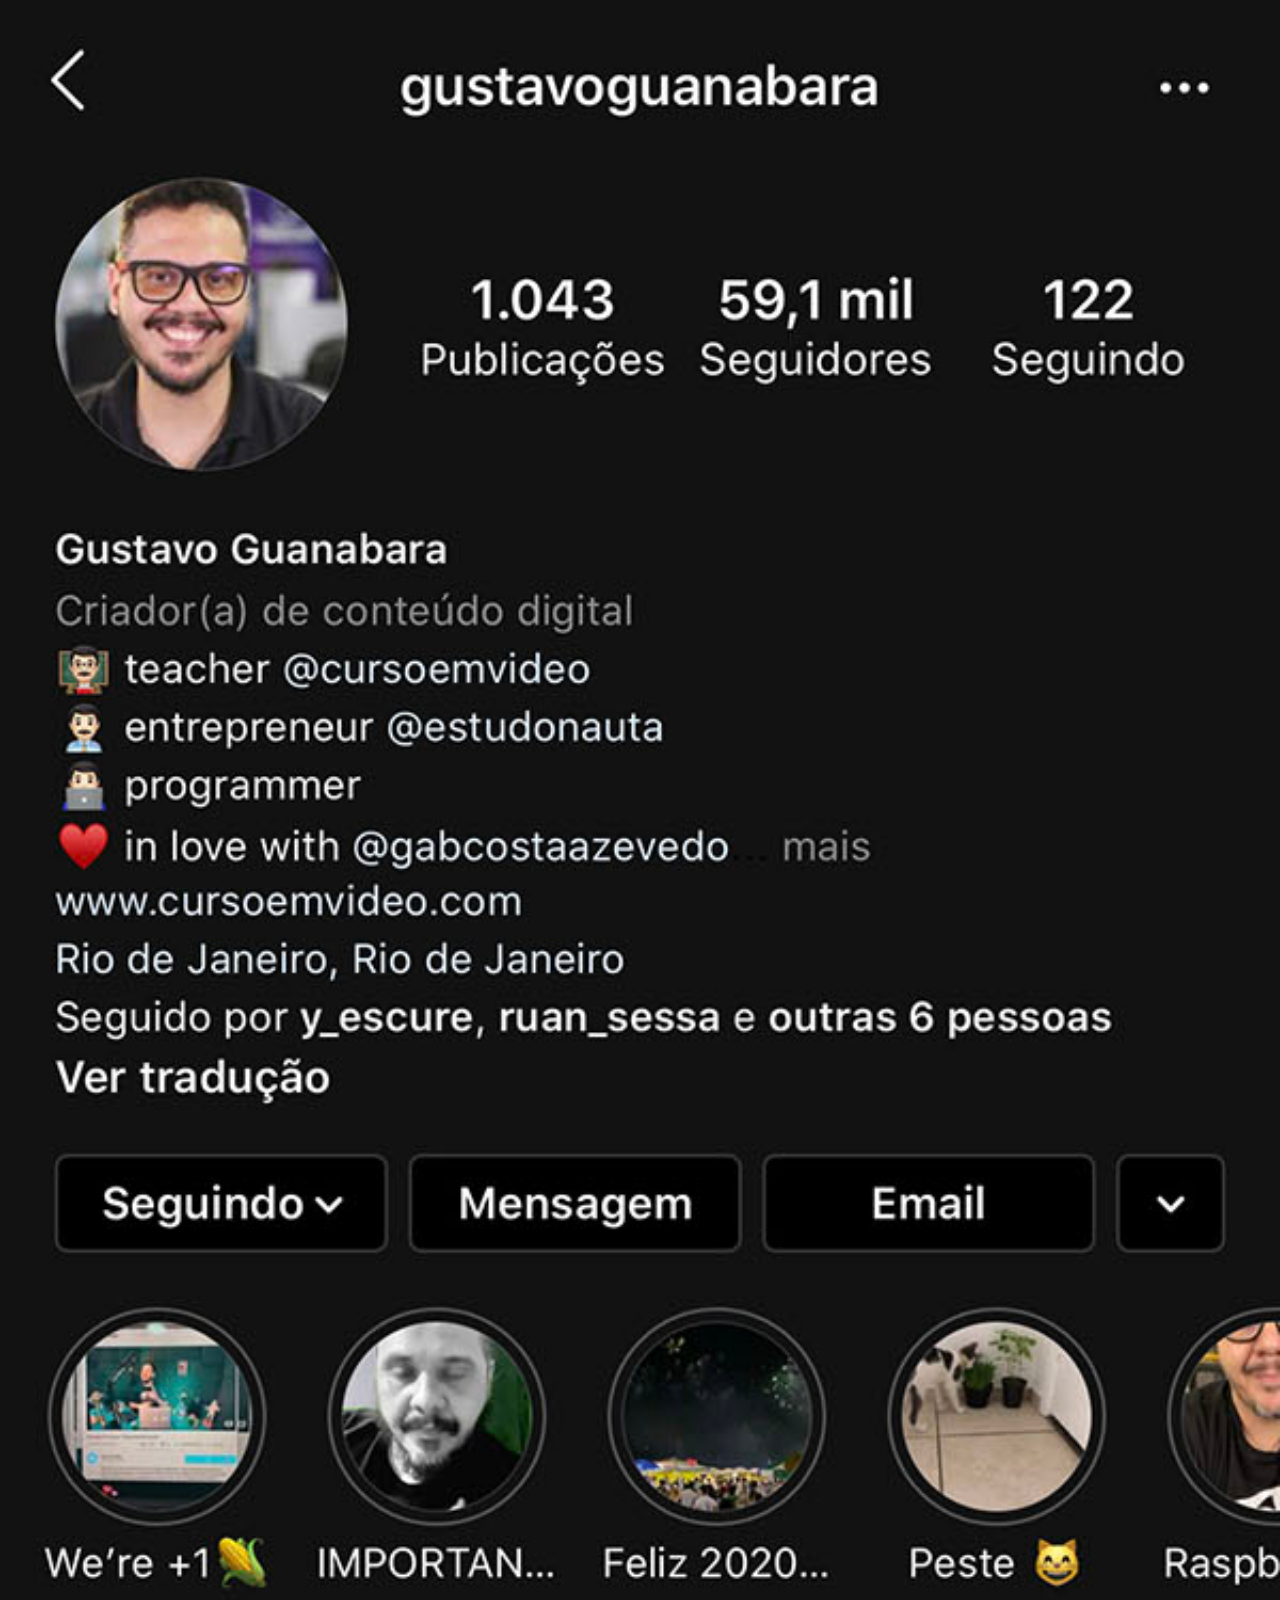
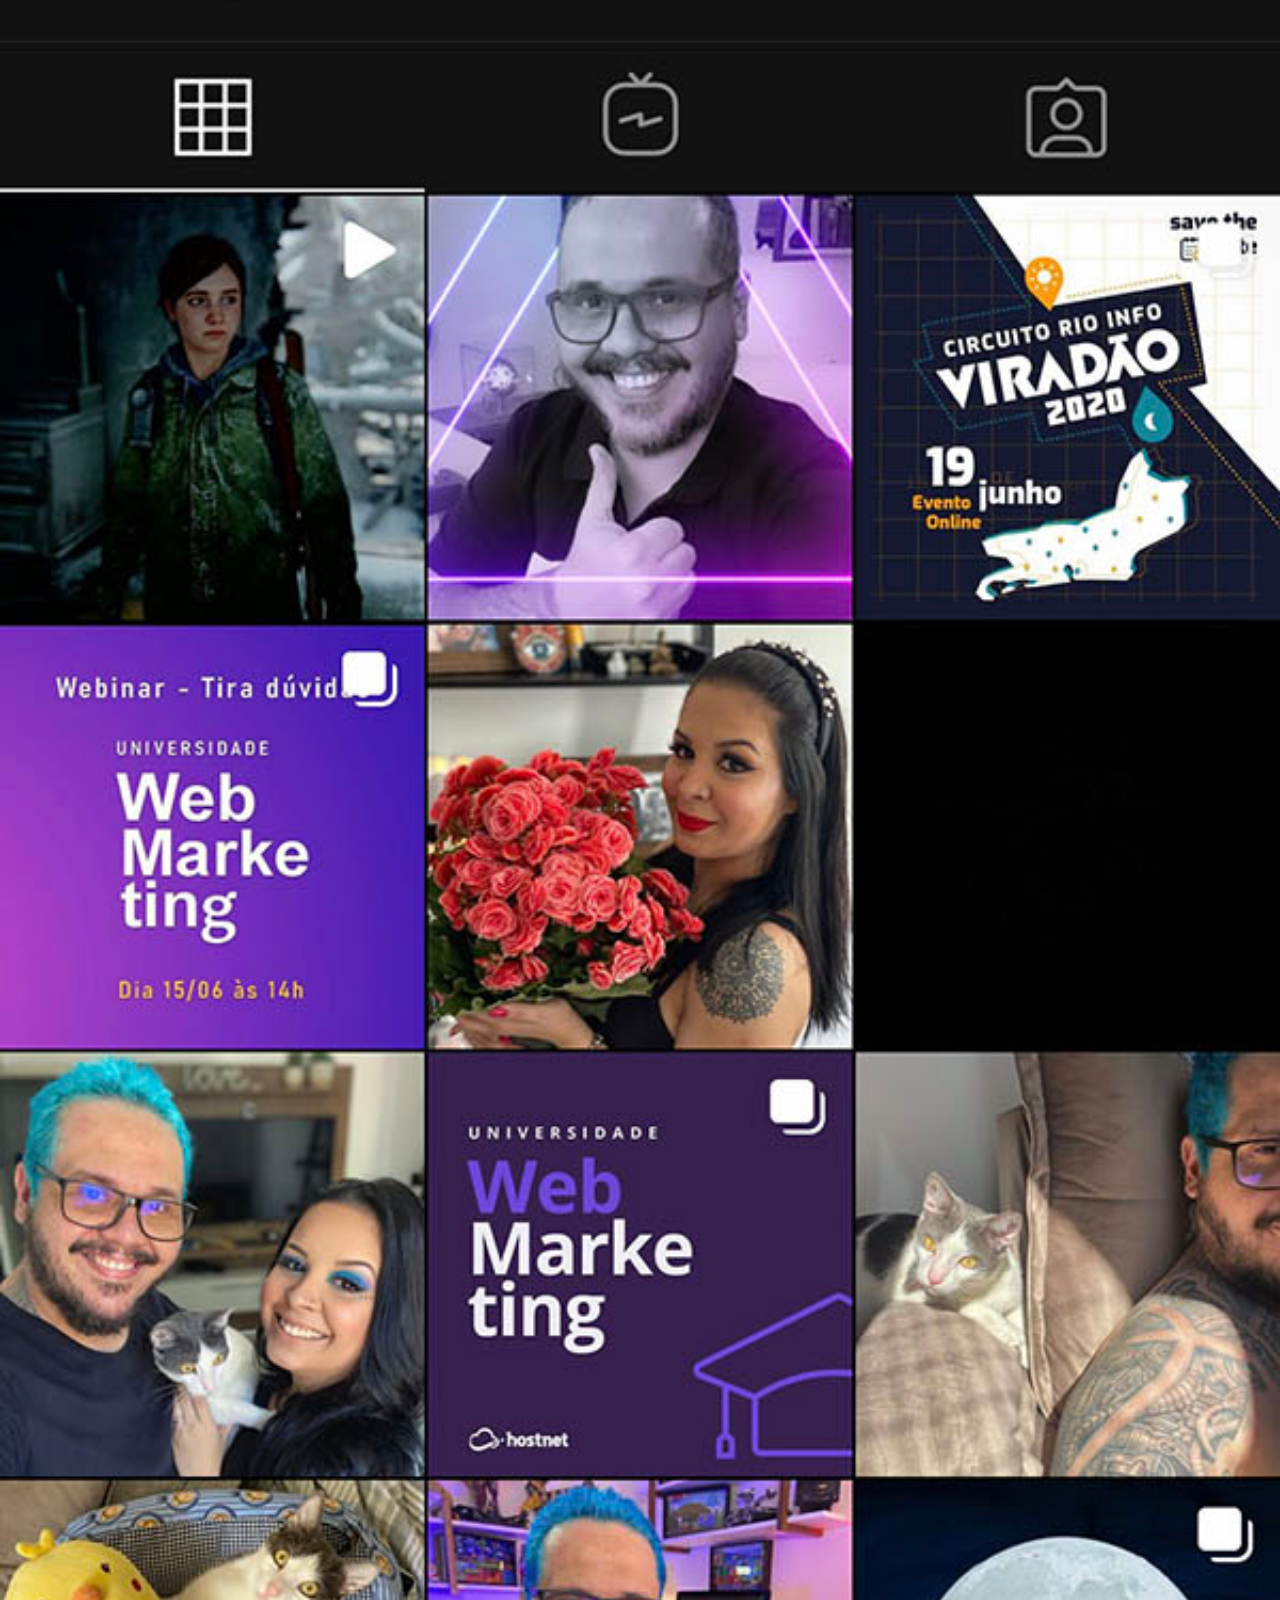
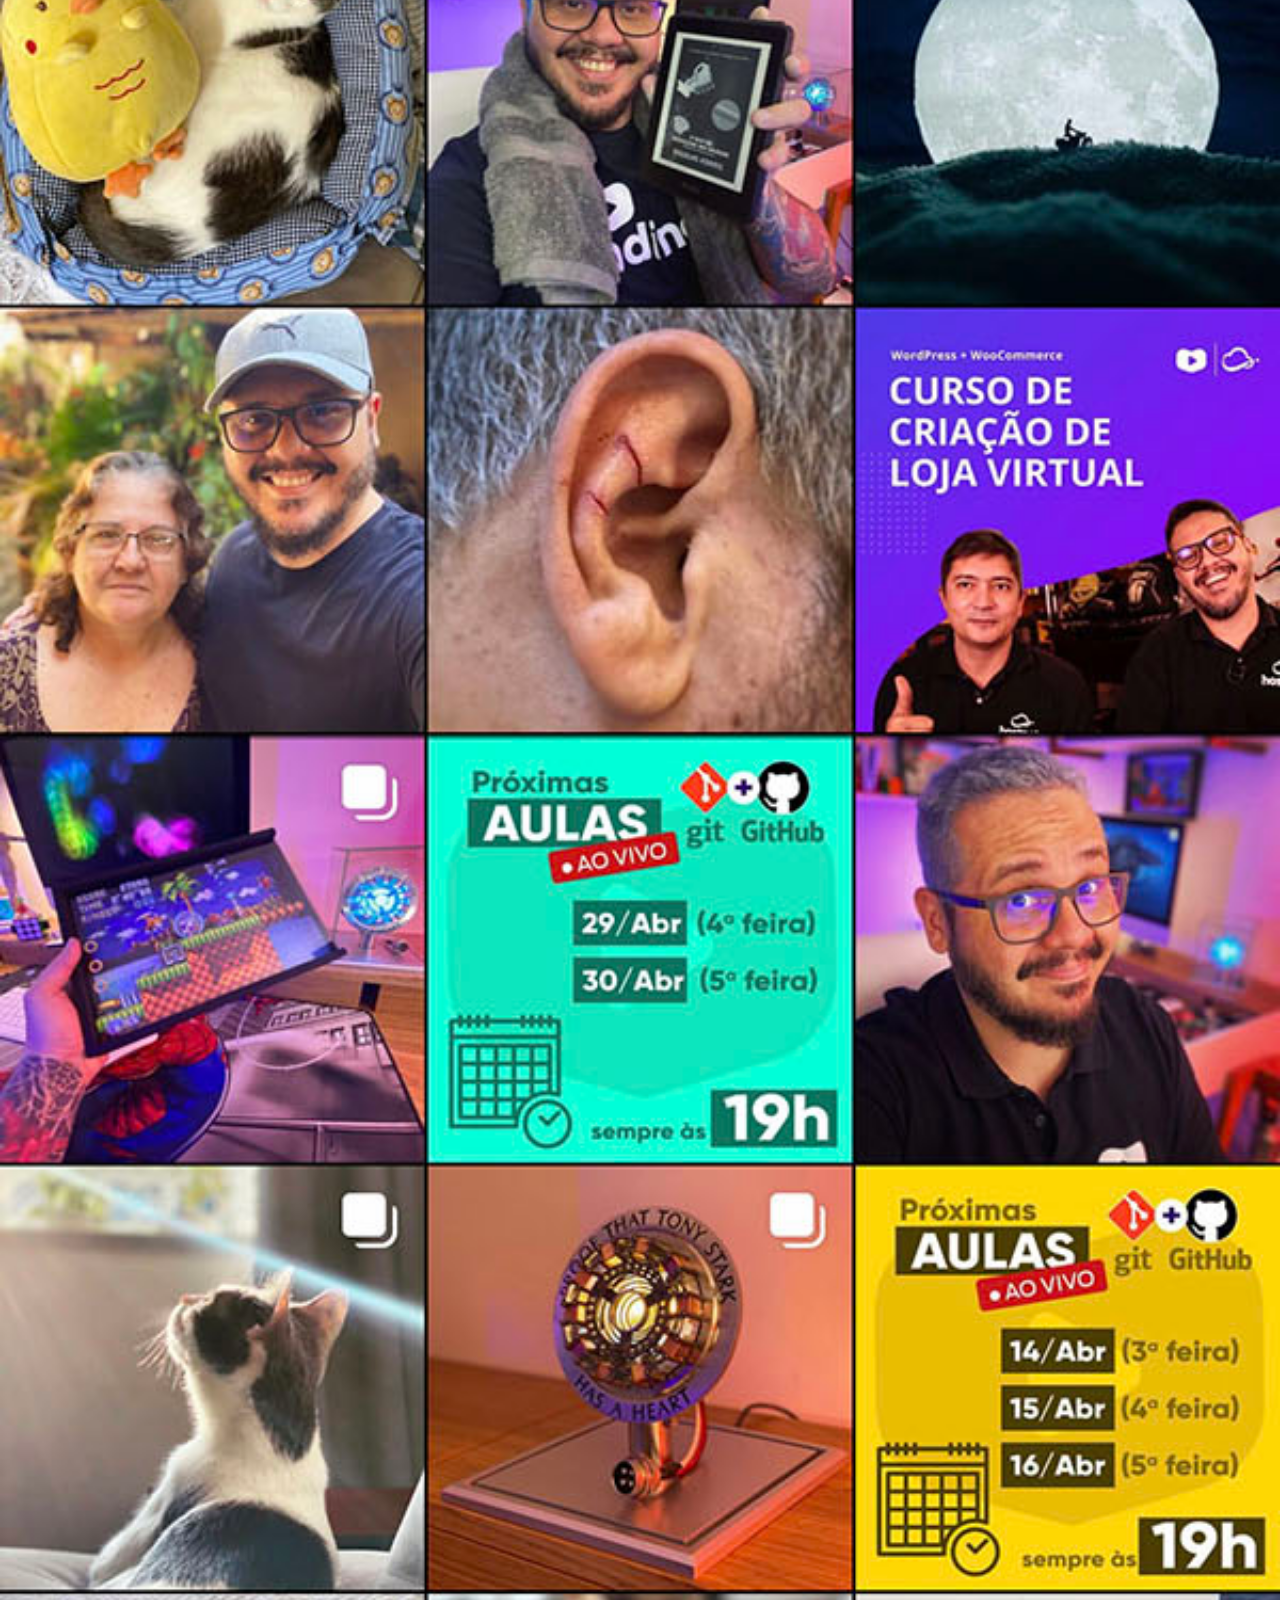
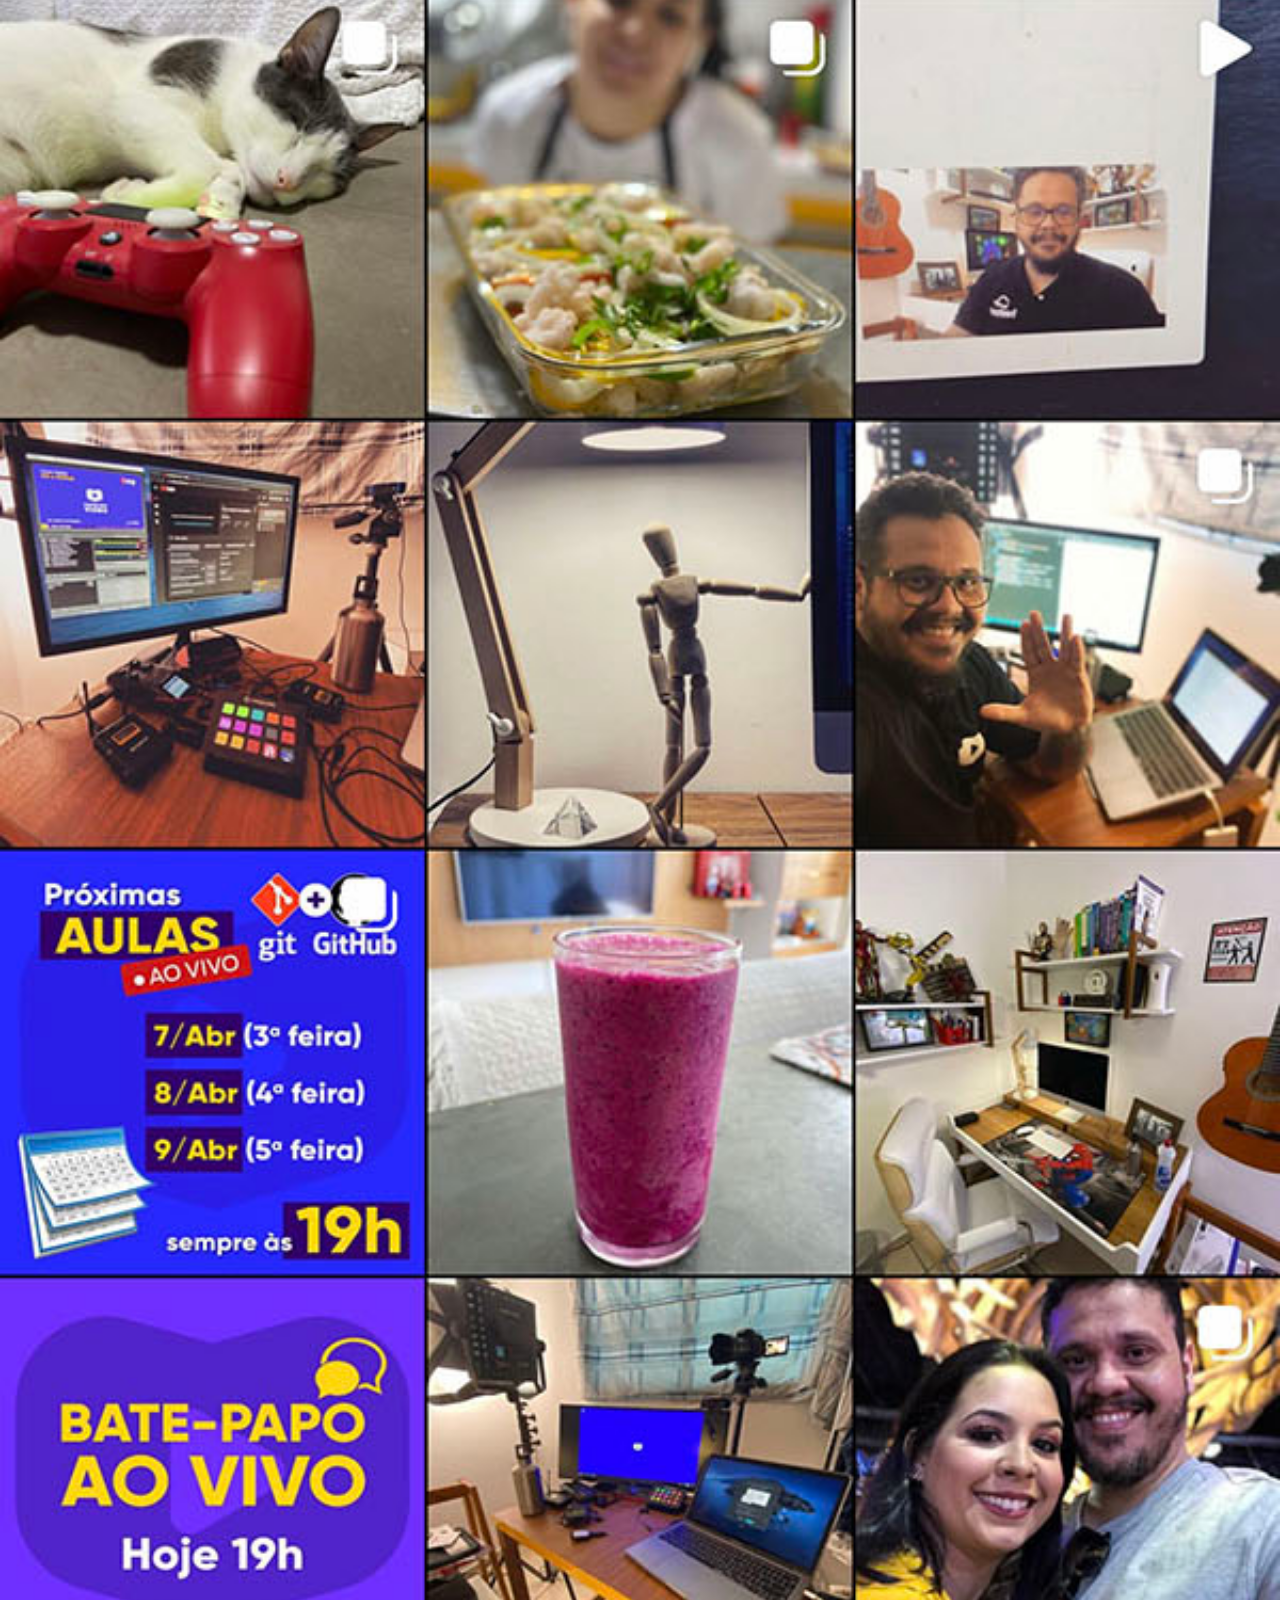
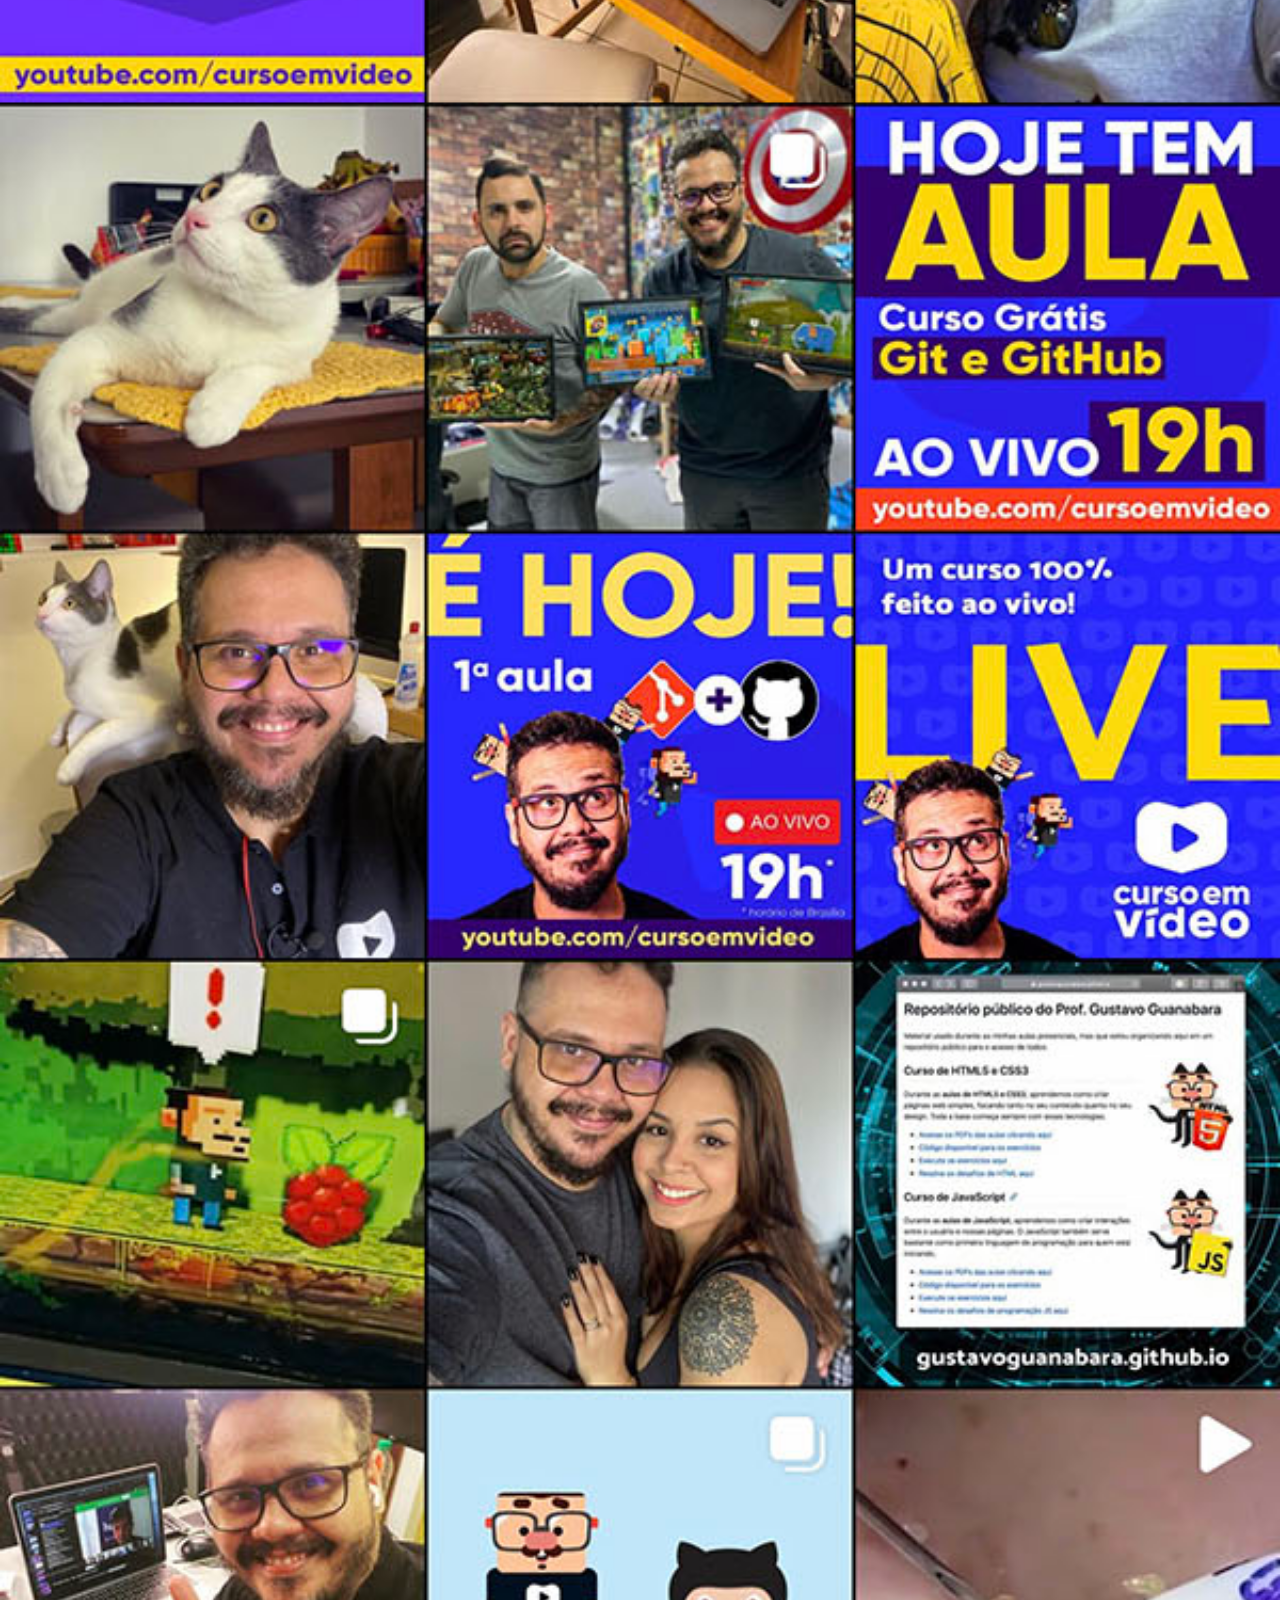
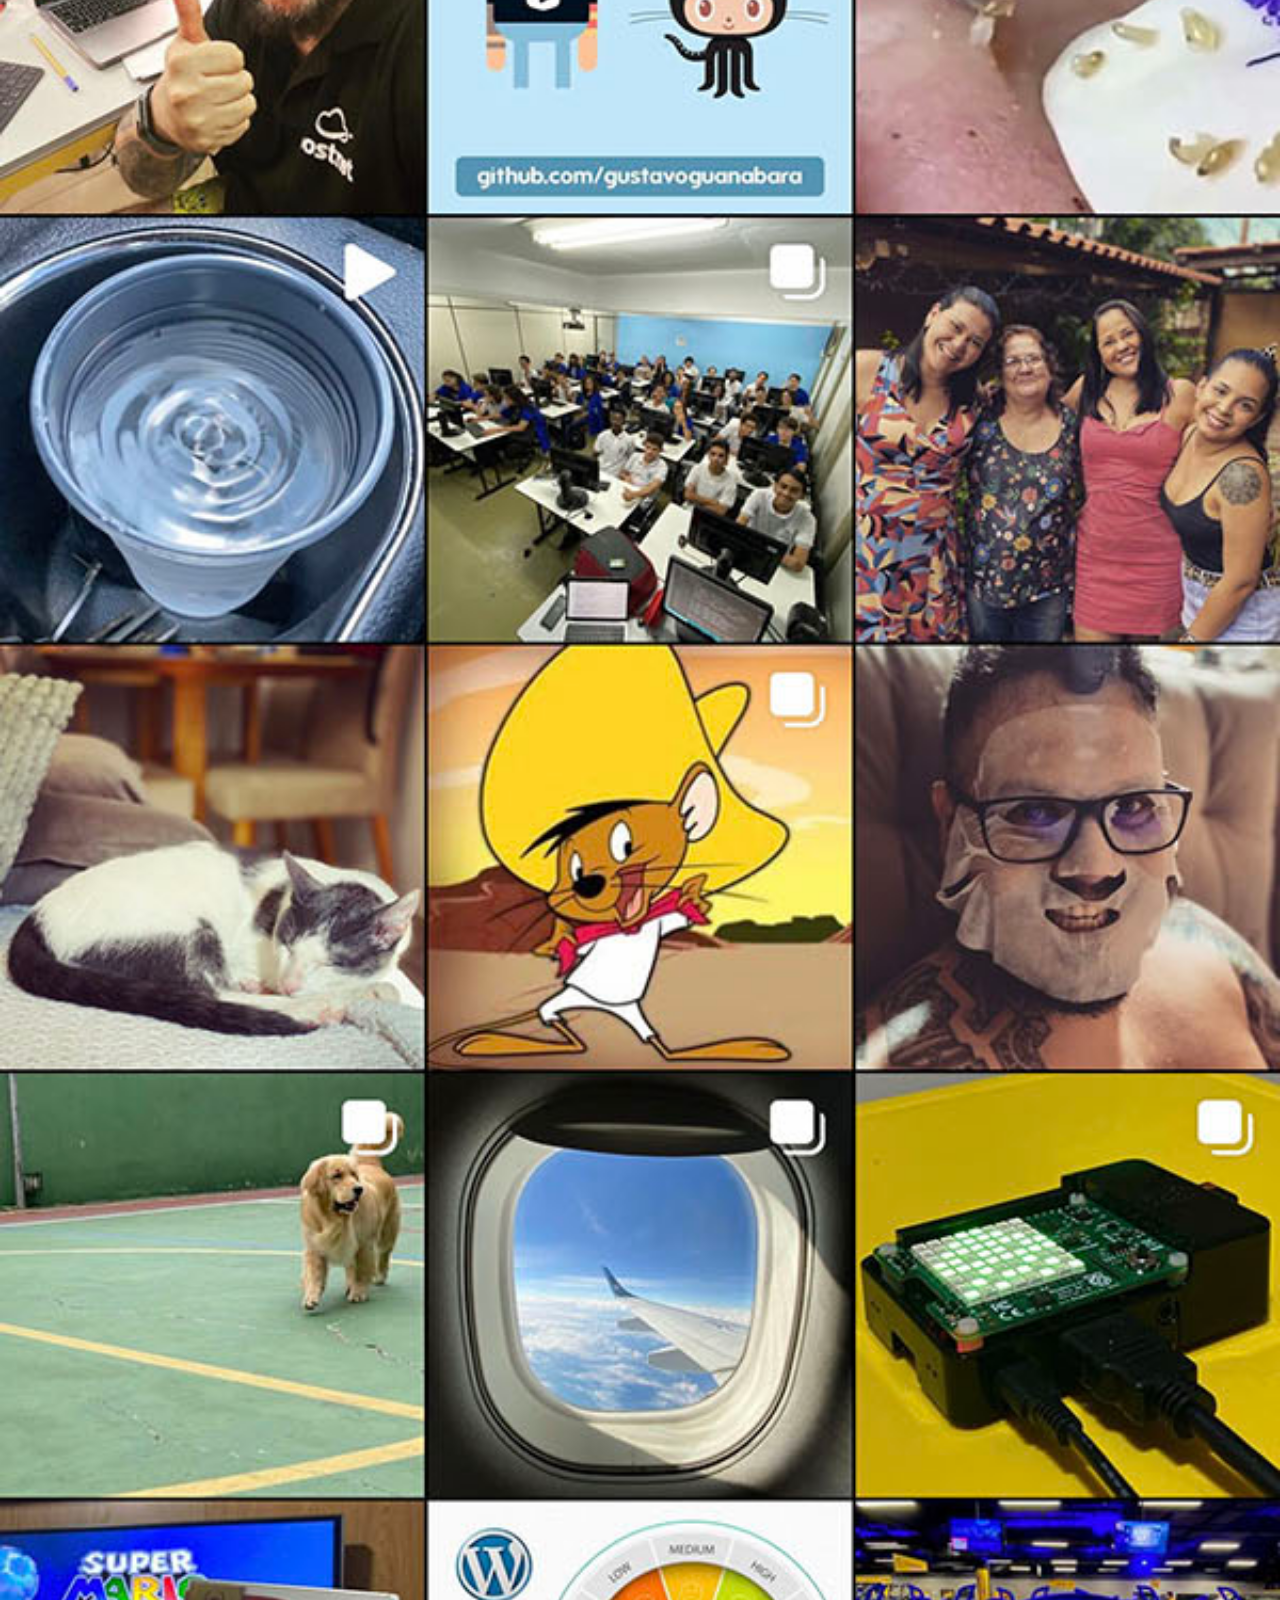
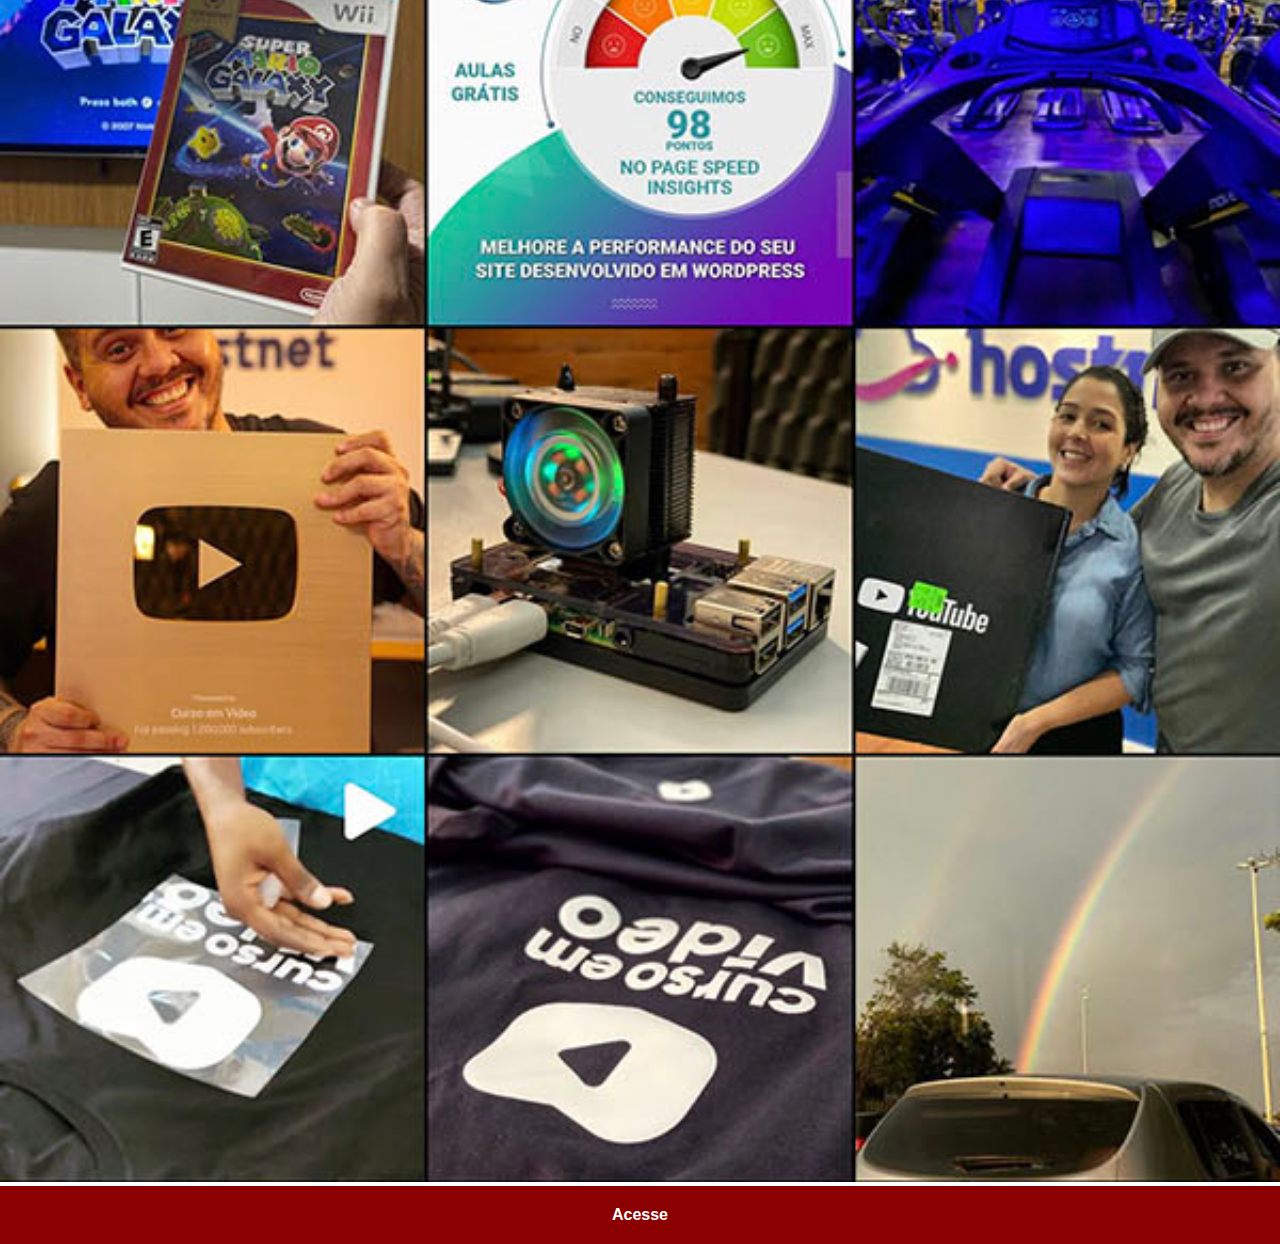
<file: instagram.html>
<!DOCTYPE html>
<html lang="pt-br">
<head>
    <meta charset="UTF-8">
    <meta name="viewport" content="width=device-width, initial-scale=1.0">
    <title>Instagram</title>
    <link rel="stylesheet" href="estilos/social.css">
</head>
<body>
    <img src="imagens/tela-instagram.jpg" alt="instagram">
    <a href="https://www.instagram.com/cursoemvideo/">Acesse</a>
</body>
</html>
</file>
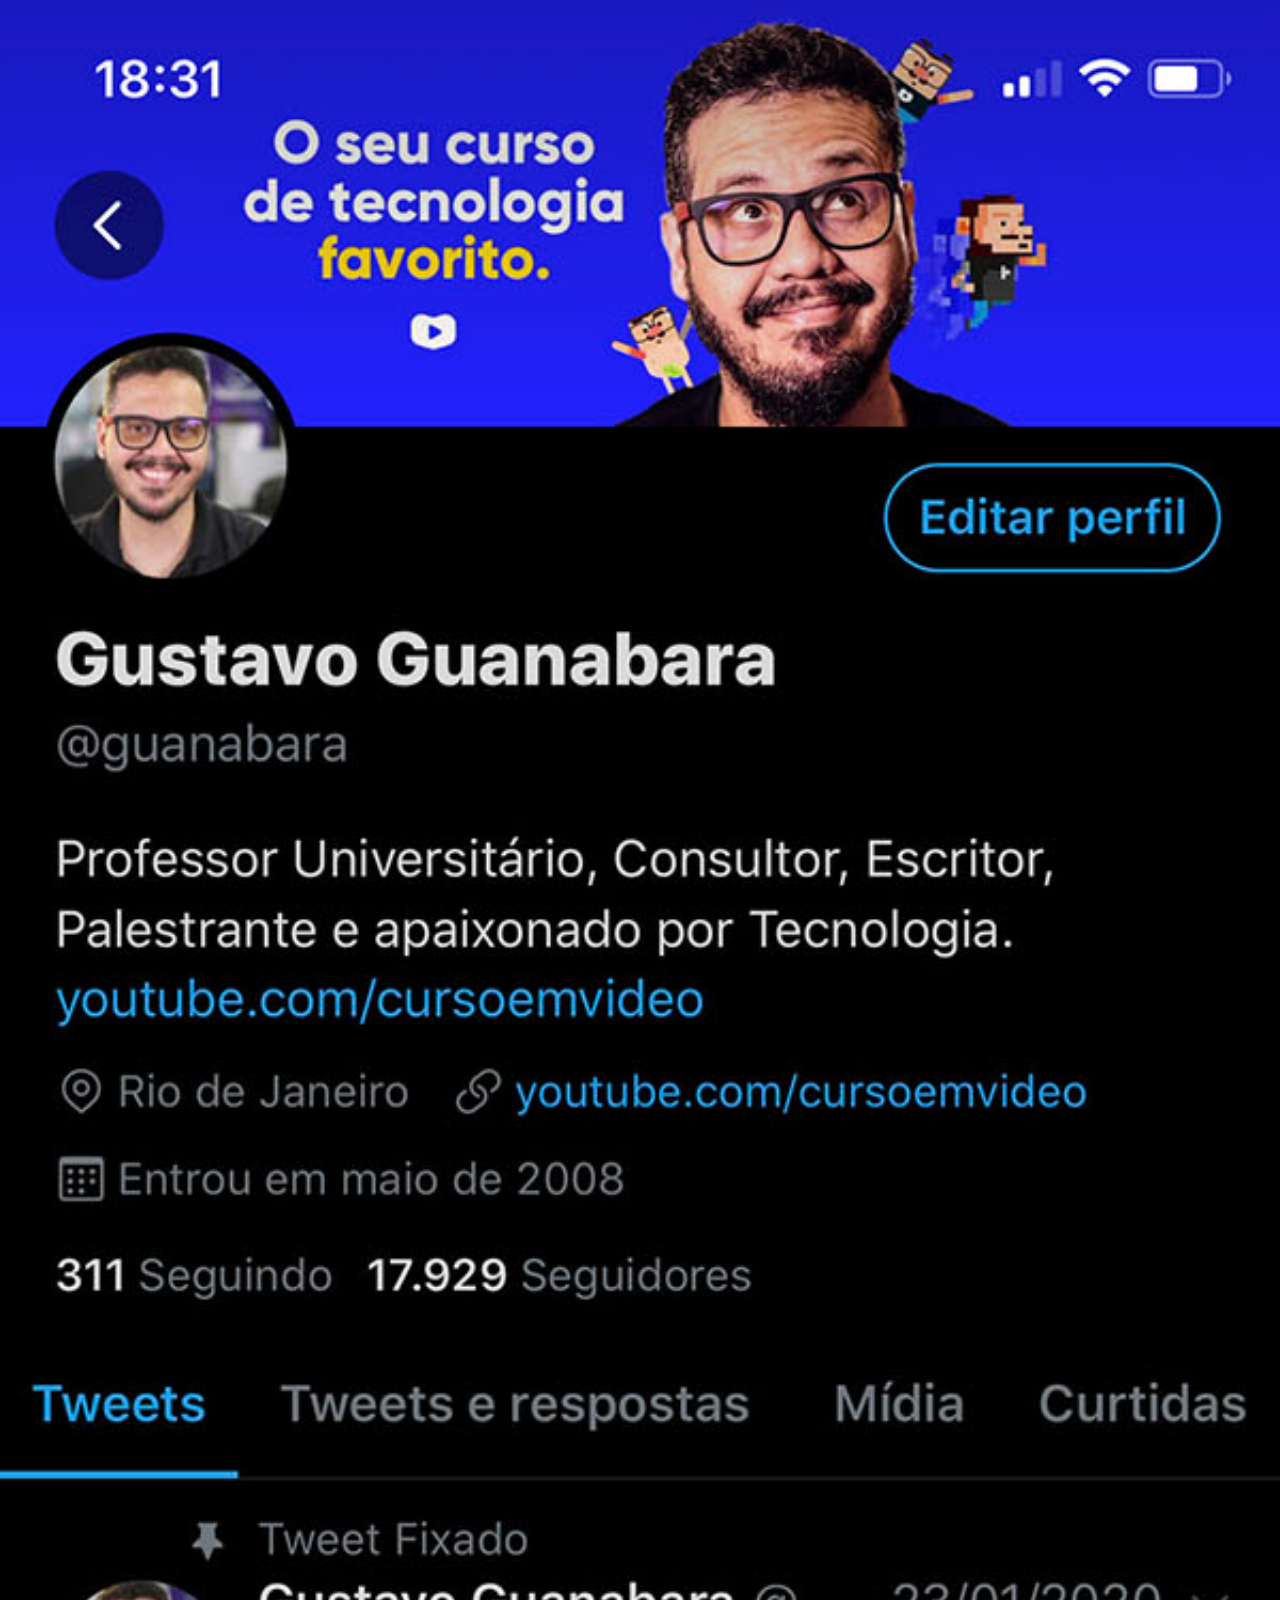
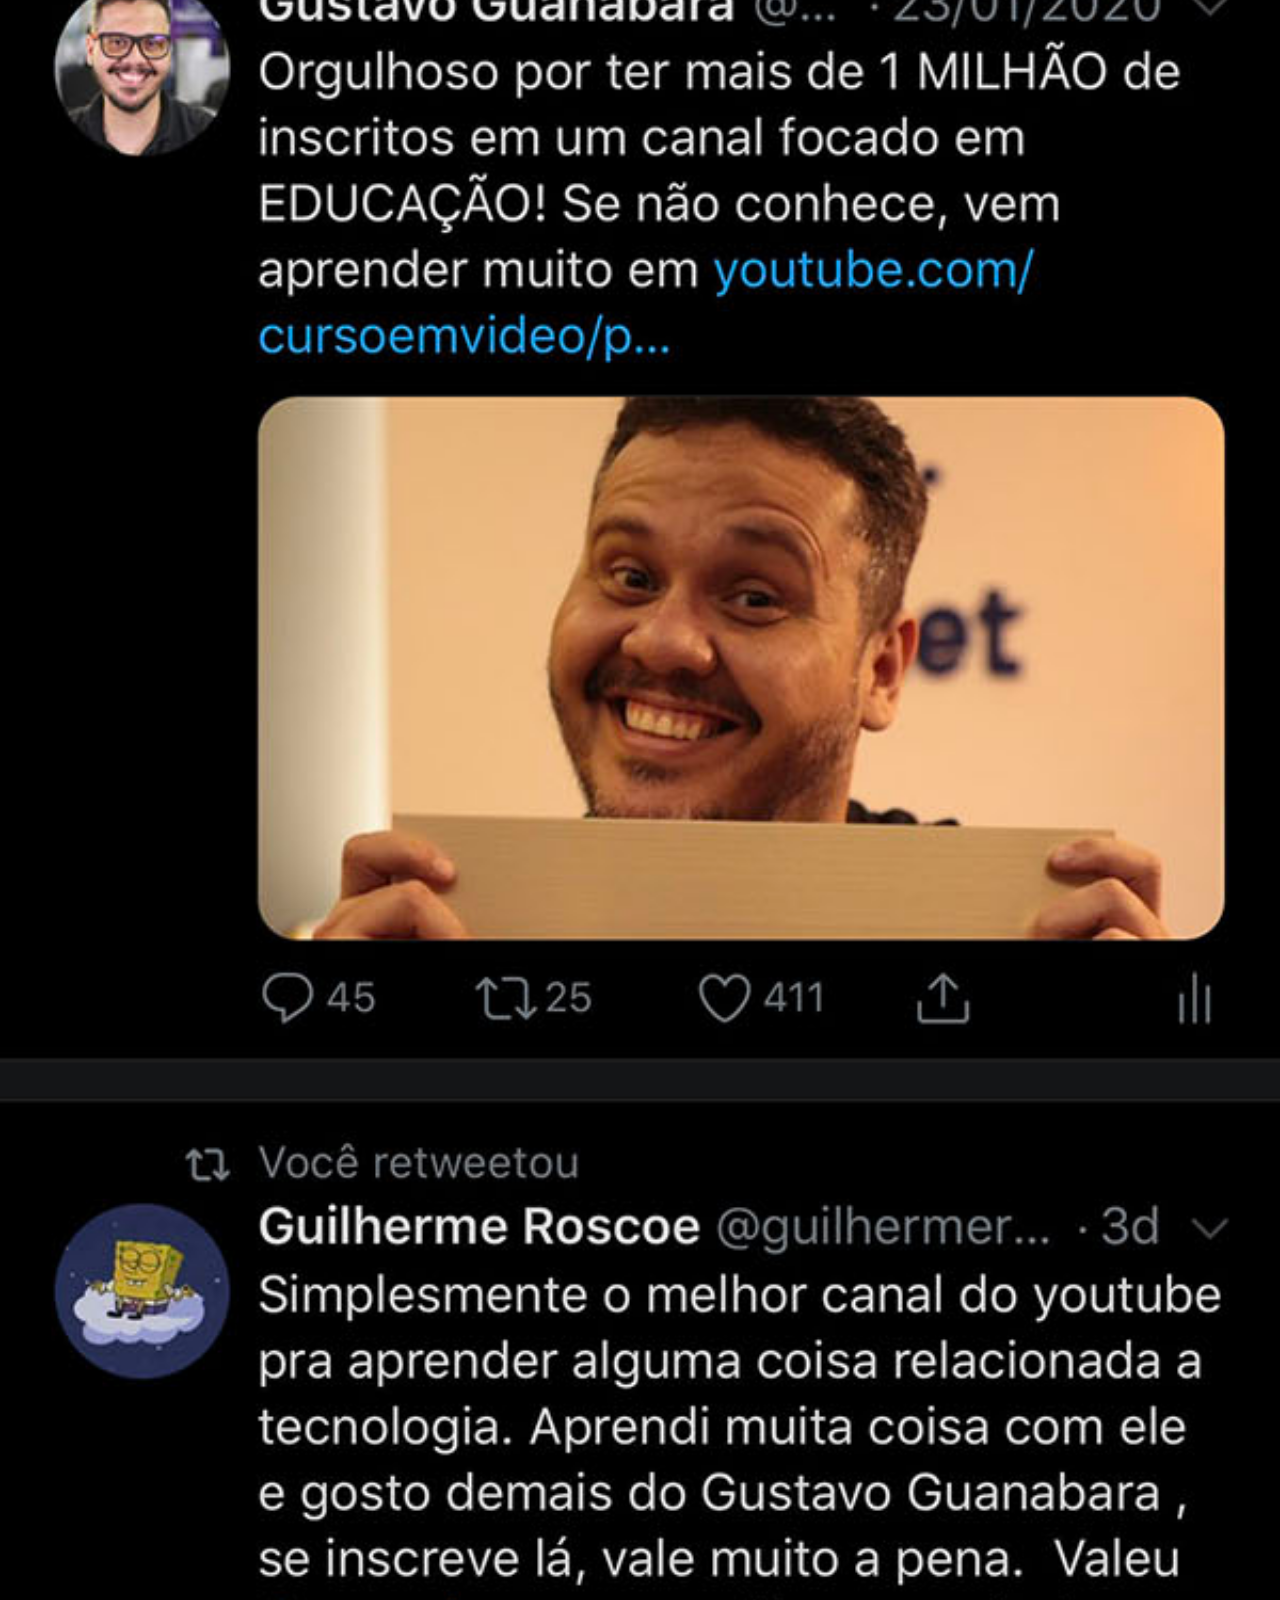
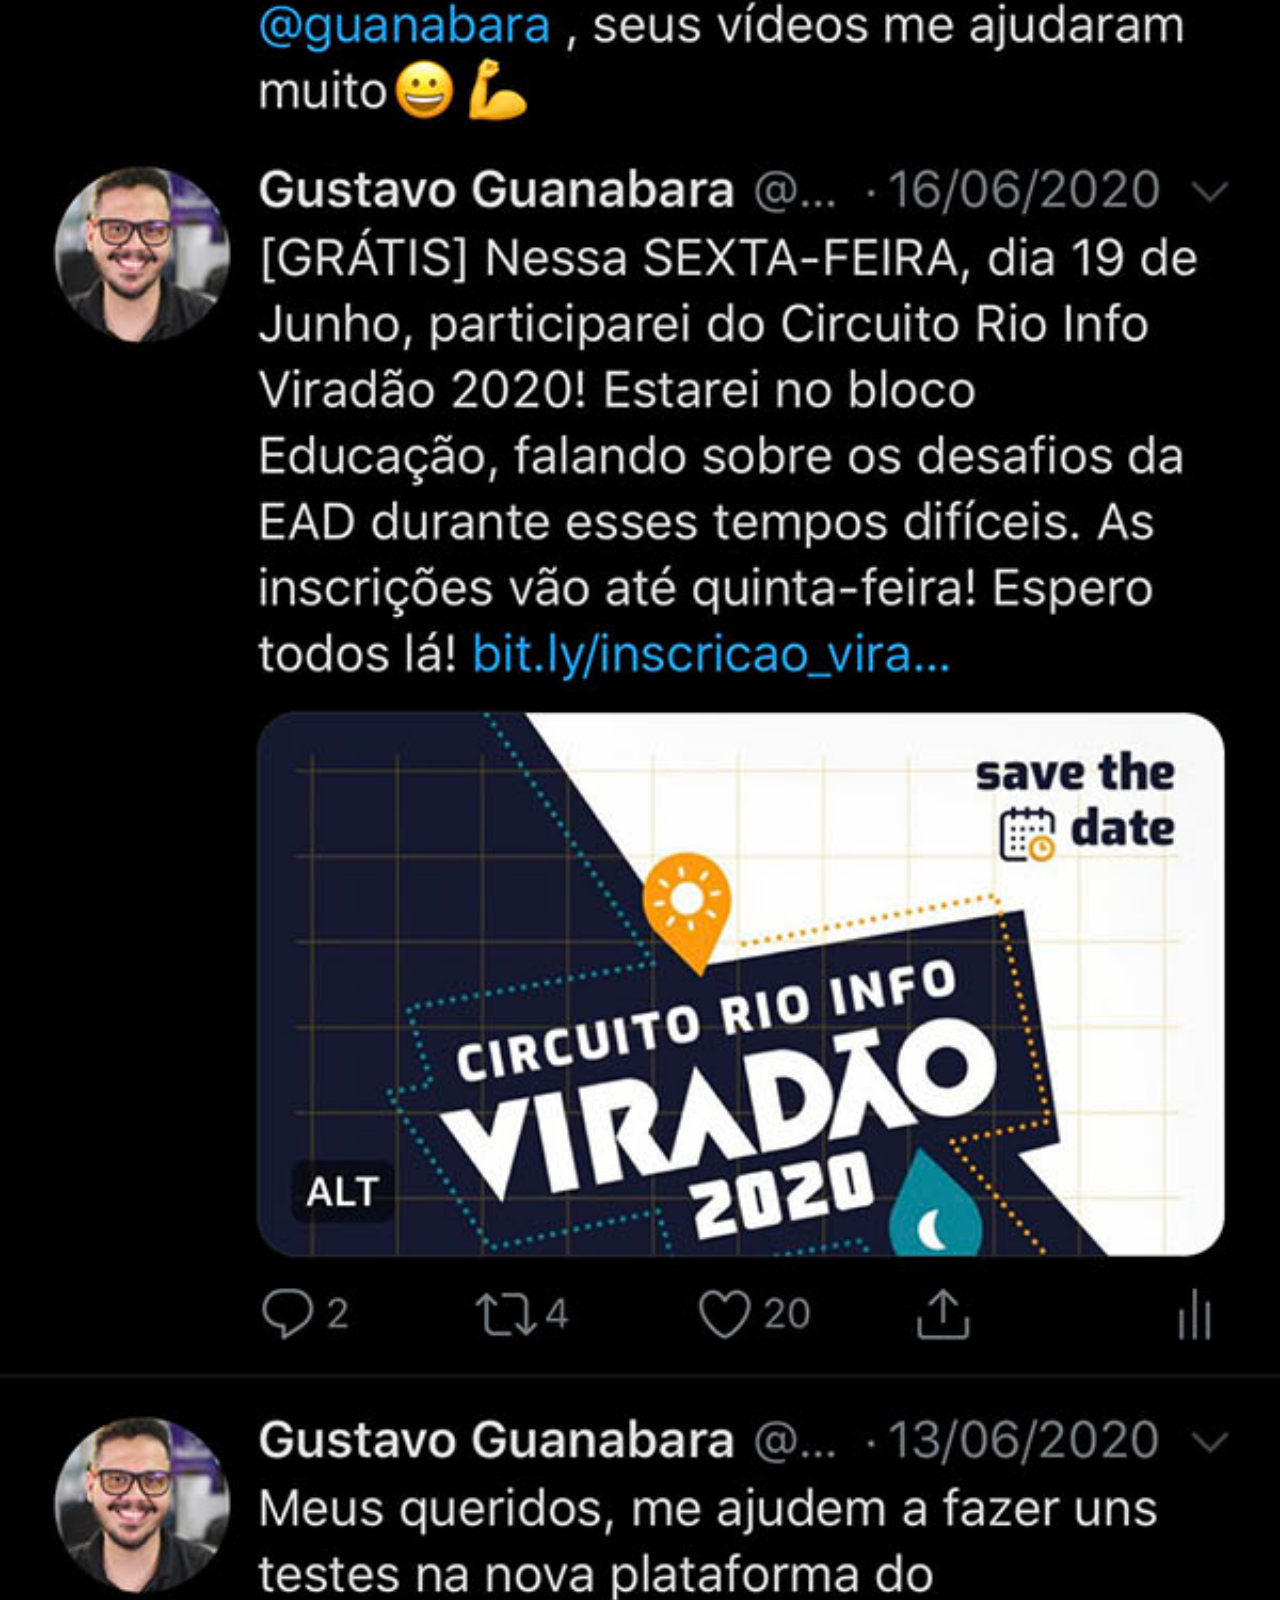
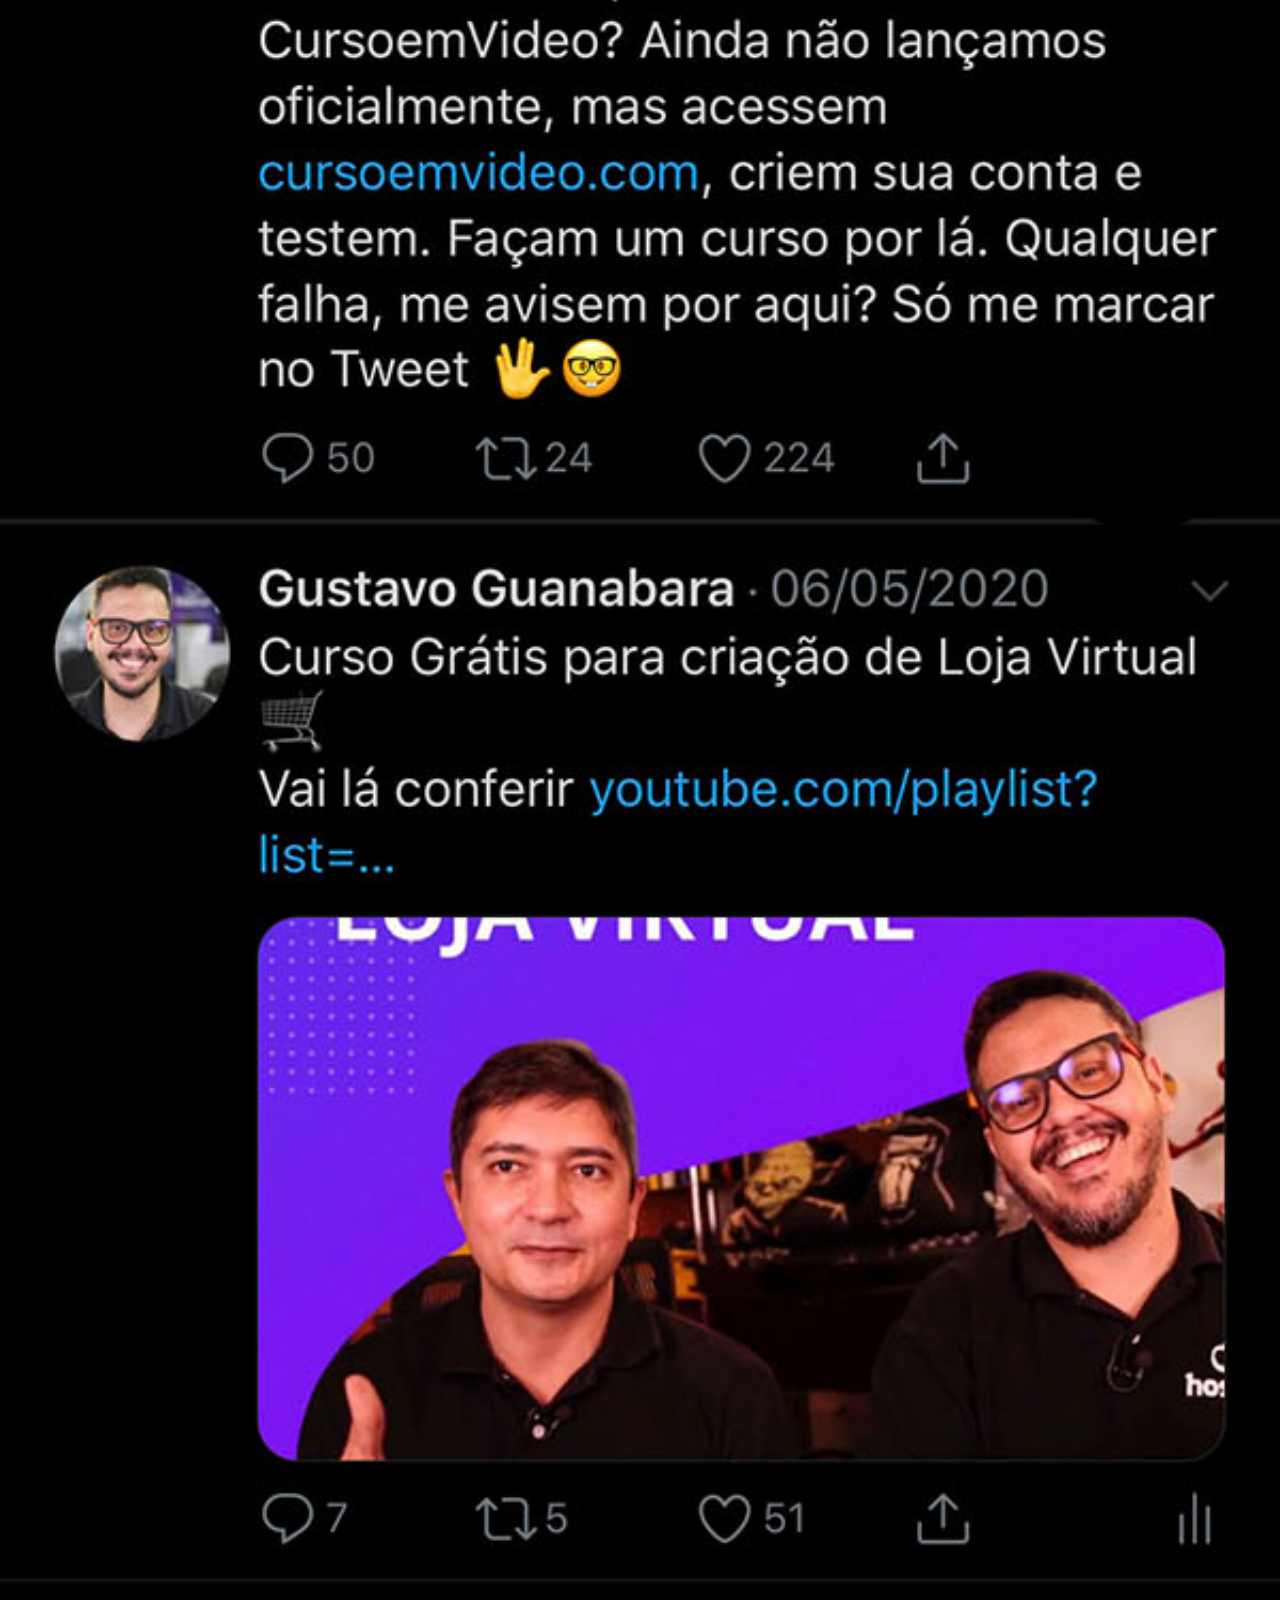
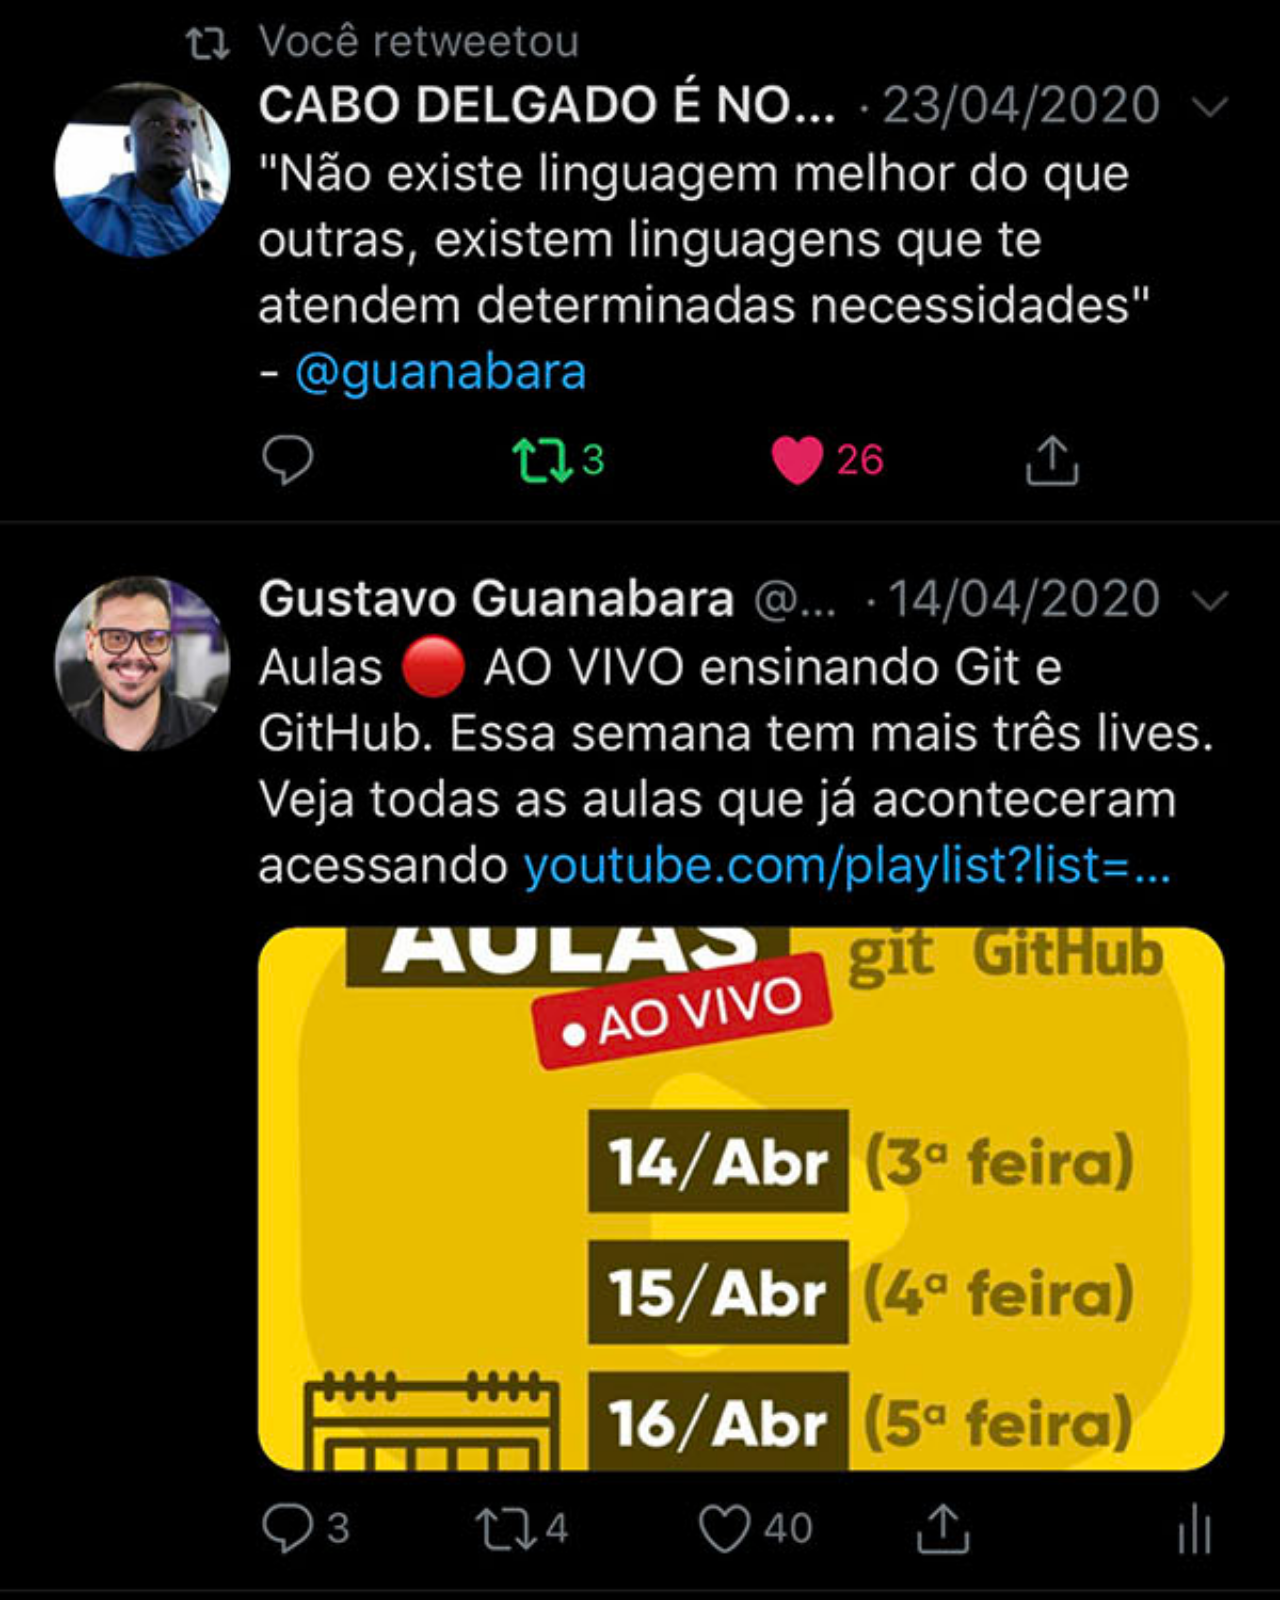
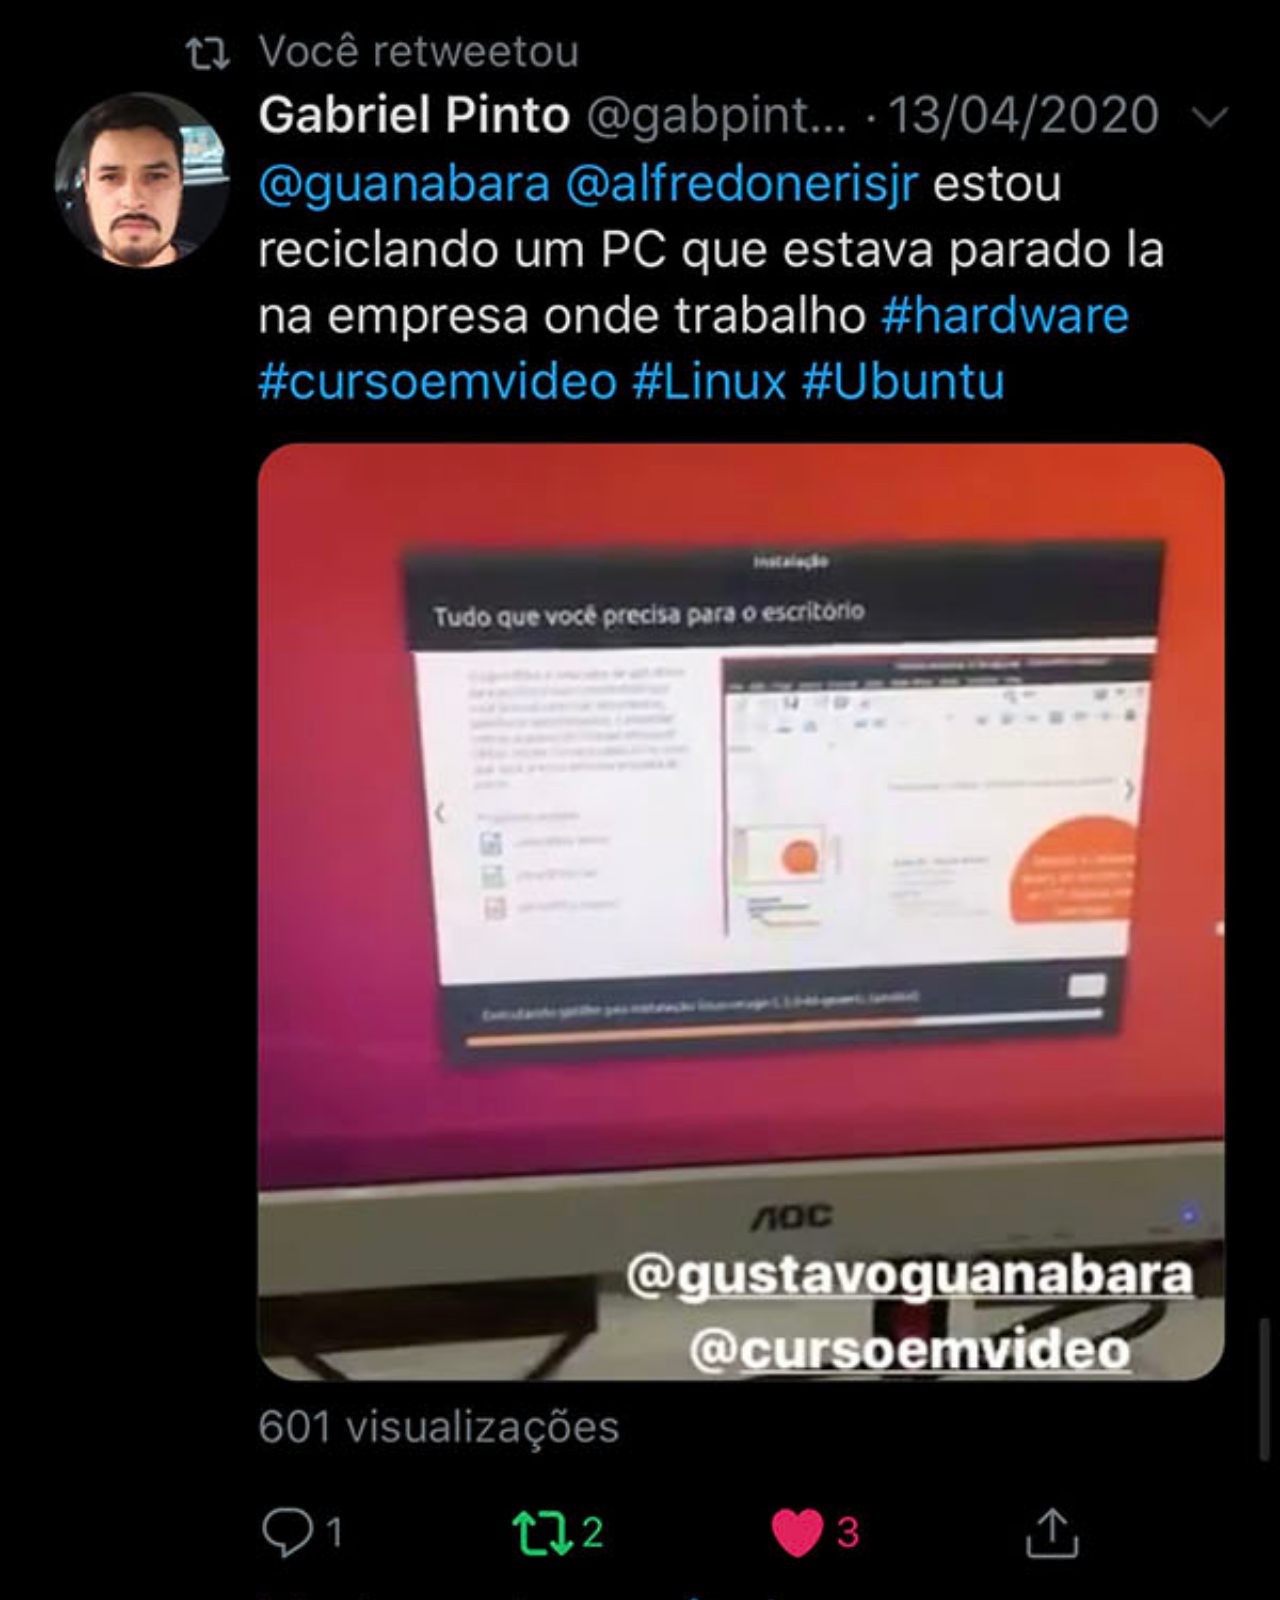
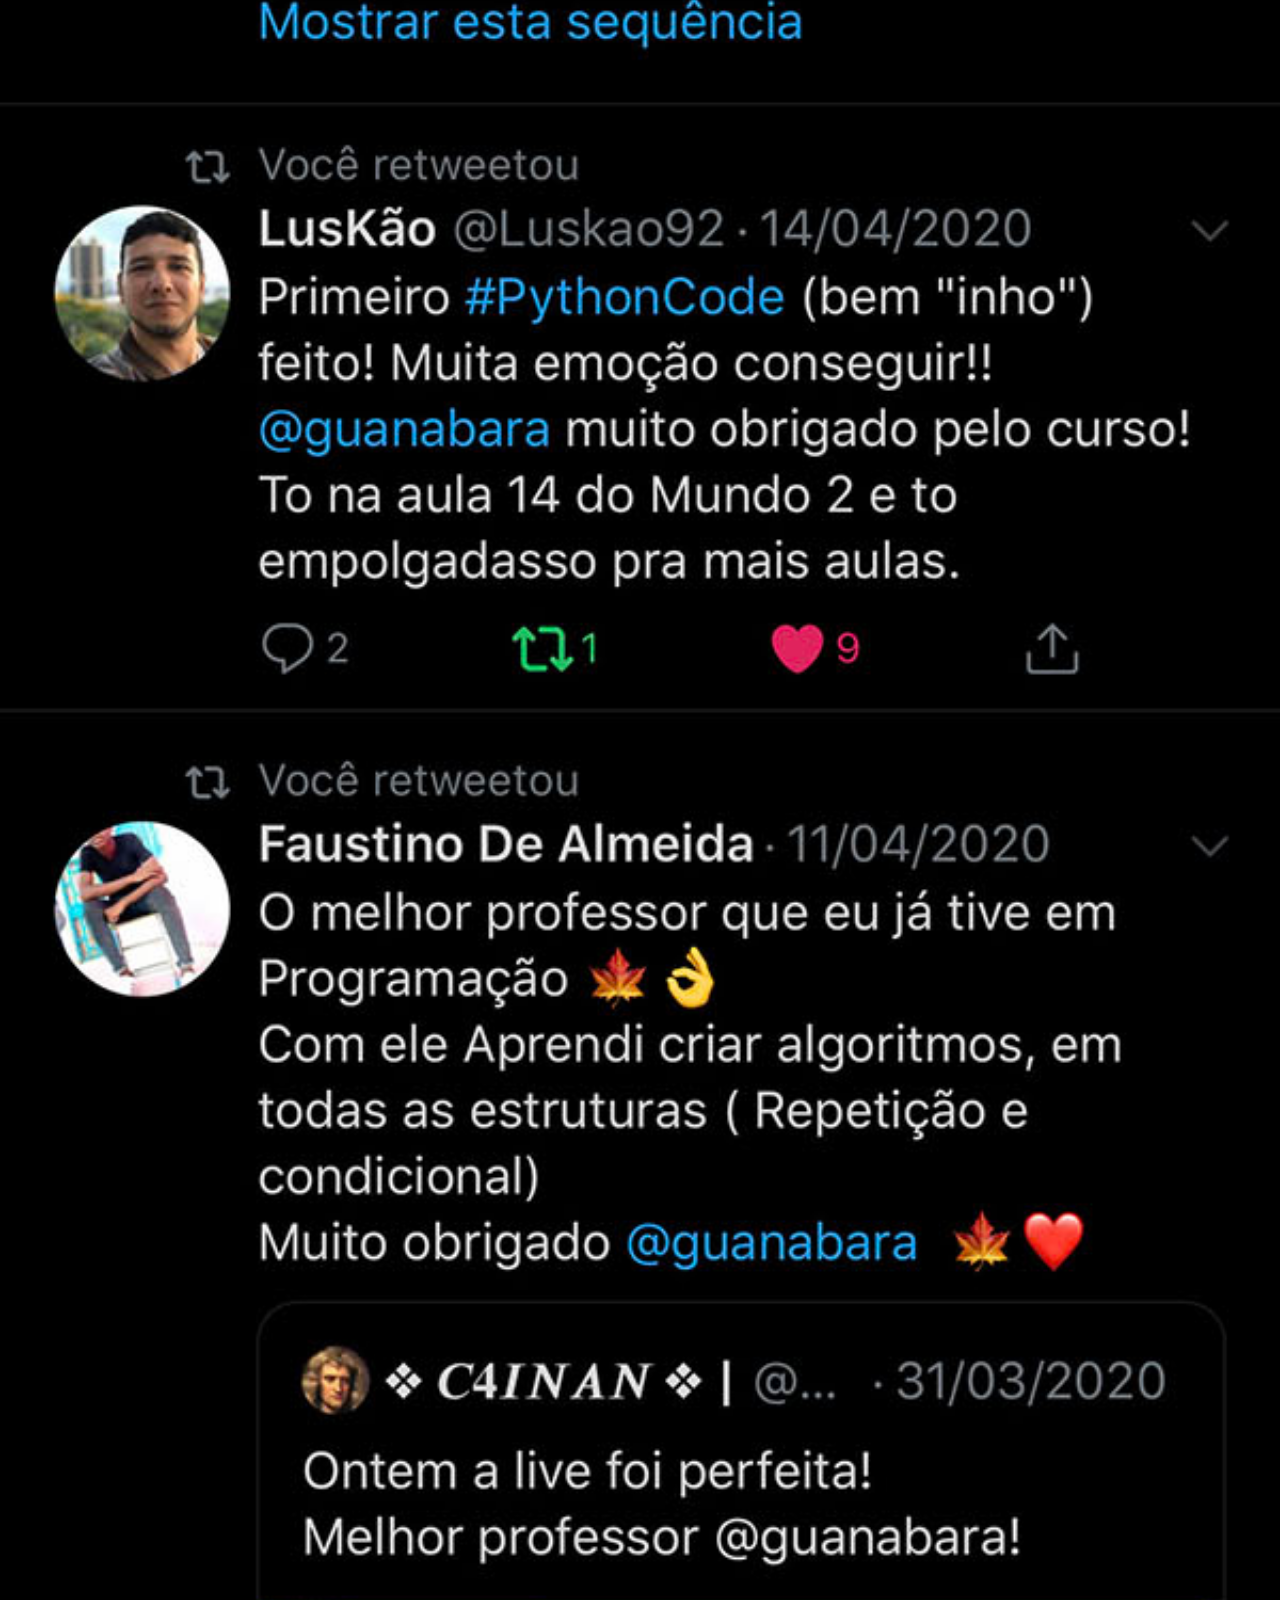
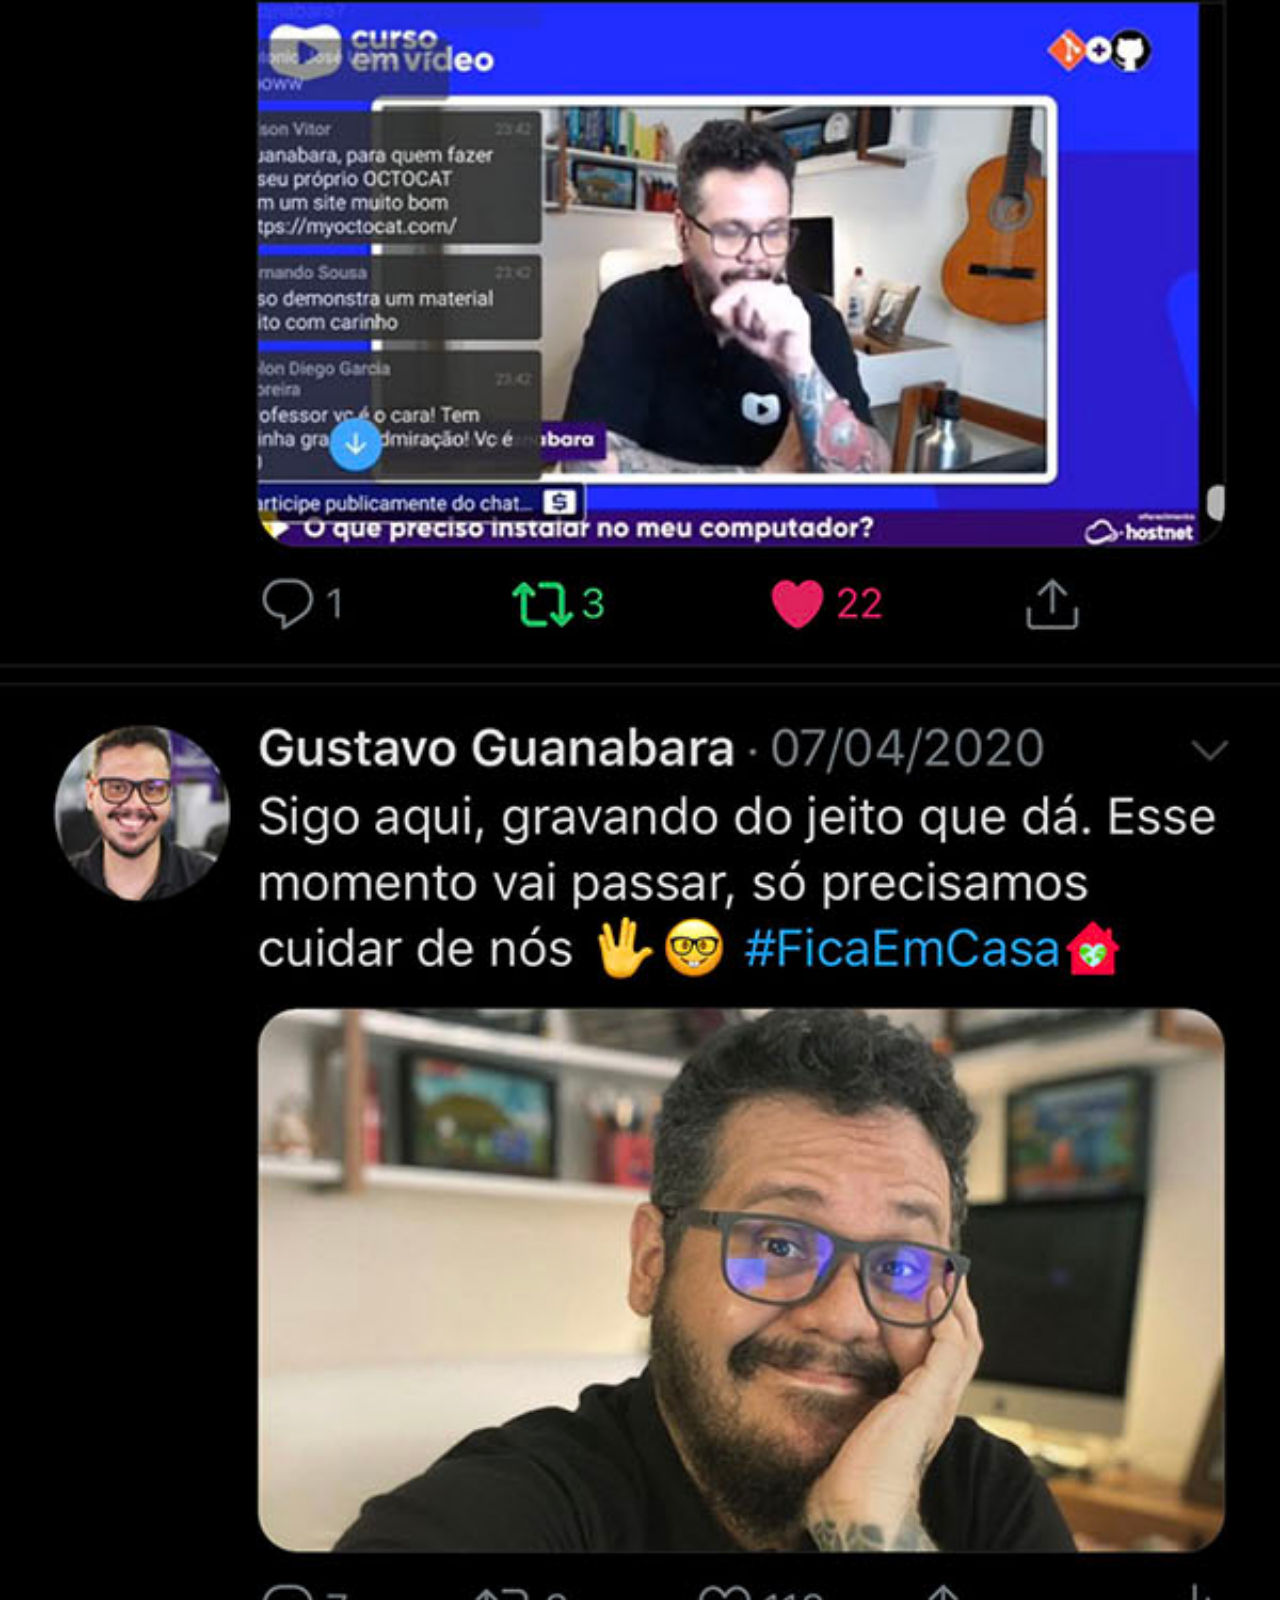
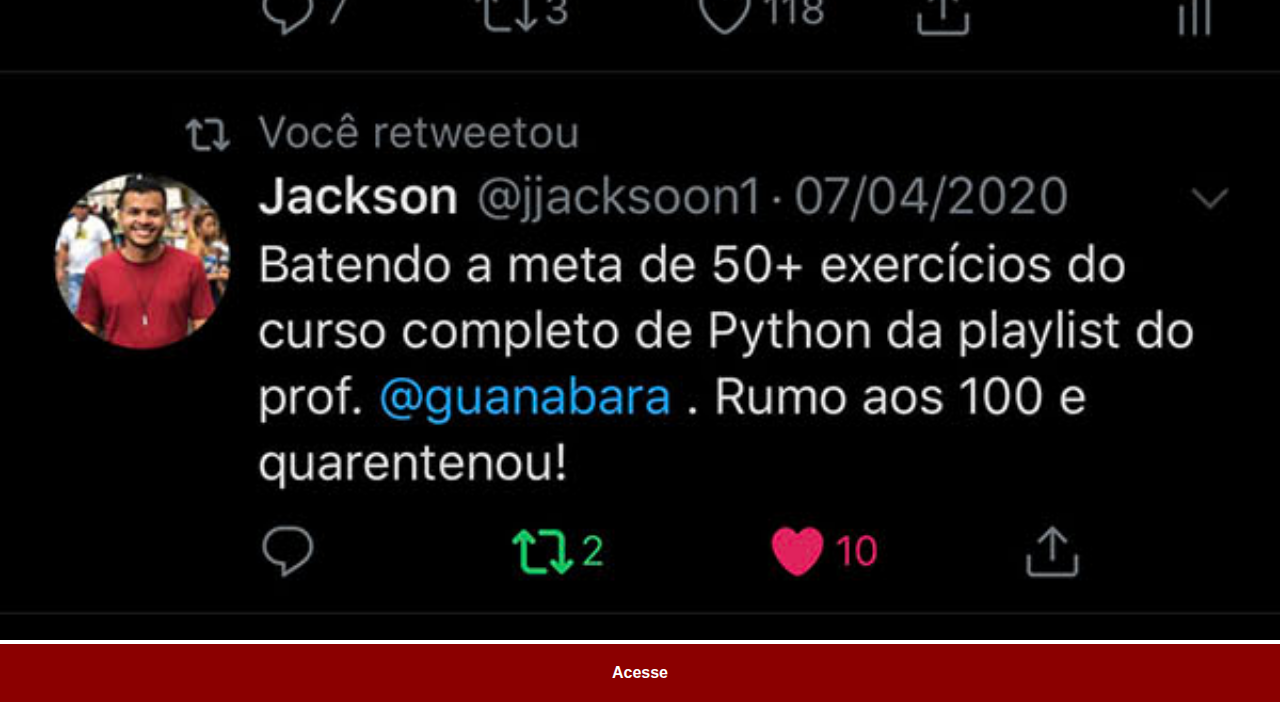
<file: twitter.html>
<!DOCTYPE html>
<html lang="en">
<head>
    <meta charset="UTF-8">
    <meta name="viewport" content="width=device-width, initial-scale=1.0">
    <title>Twitter</title>
    <link rel="stylesheet" href="estilos/social.css">
</head>
<body>
    <img src="imagens/tela-twitter.jpg" alt="twitter">
    <a href="https://x.com/guanabara">Acesse</a>
</body>
</html>
</file>
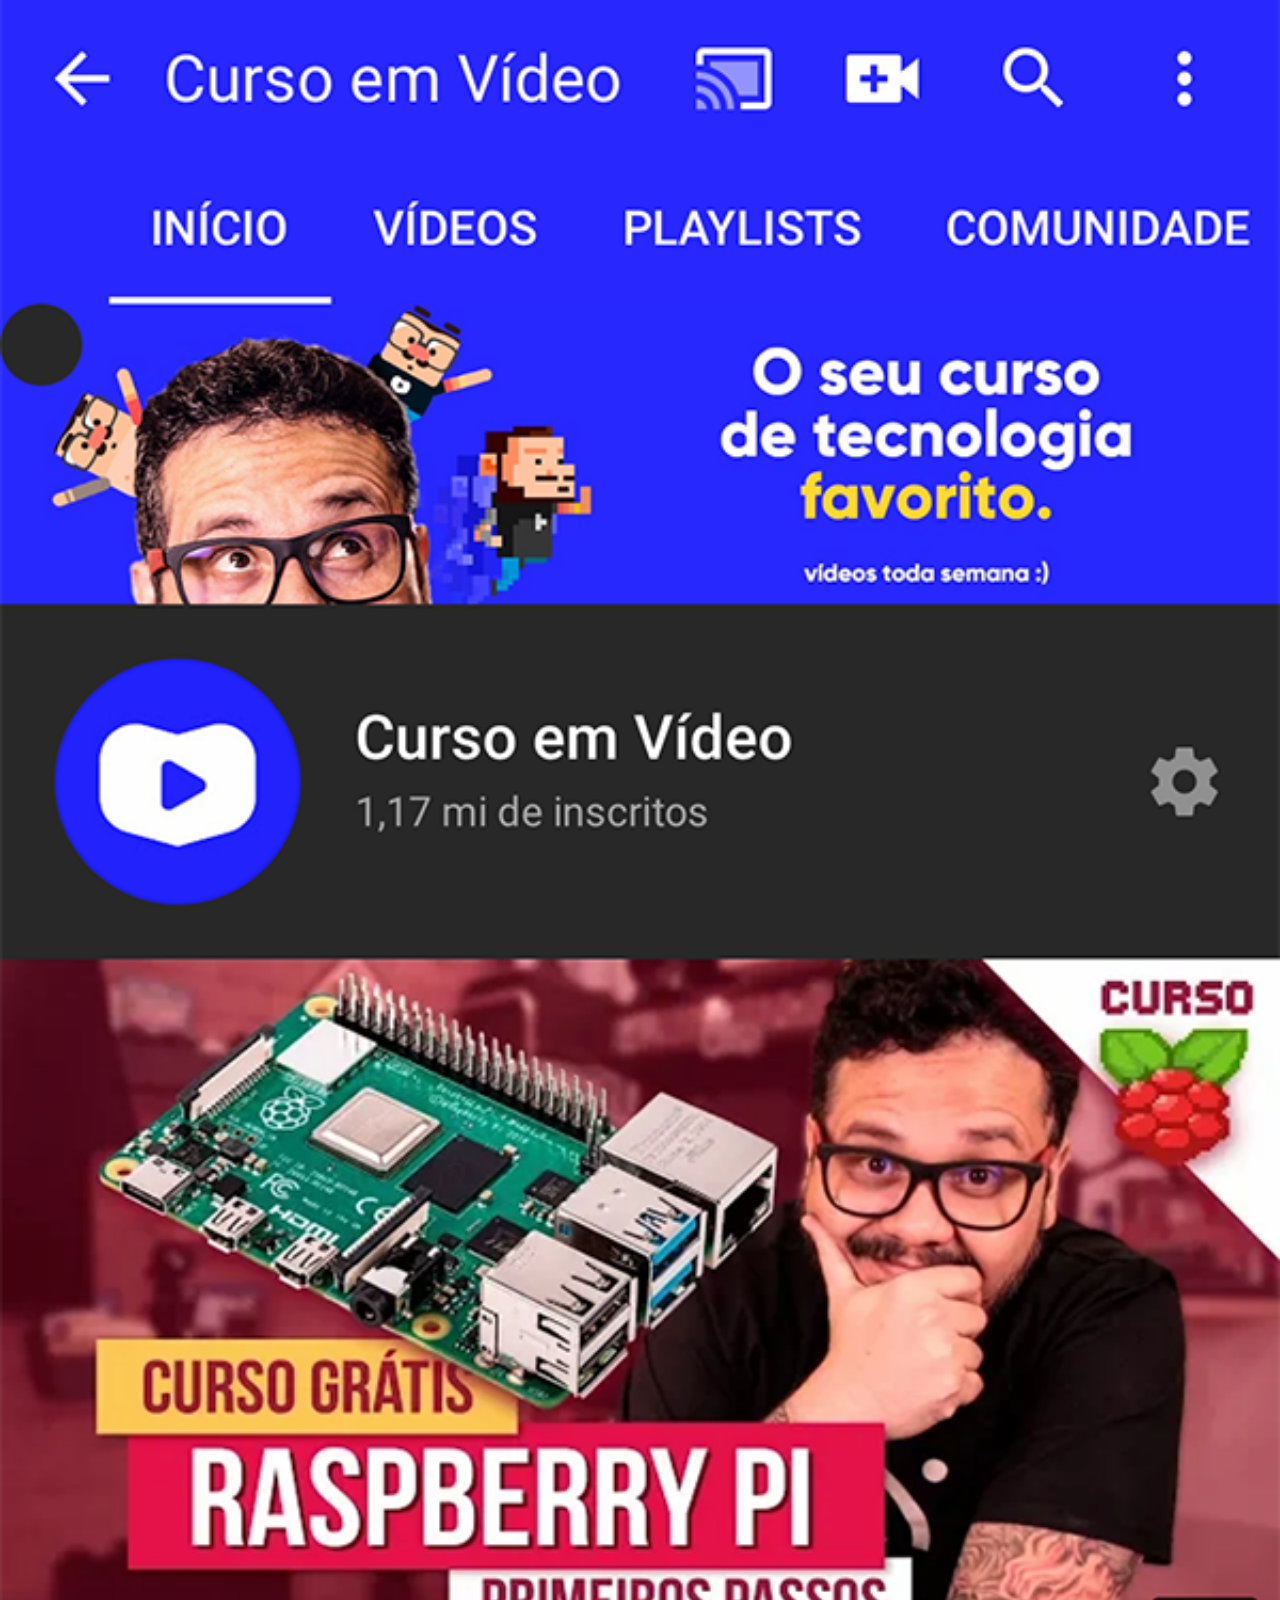
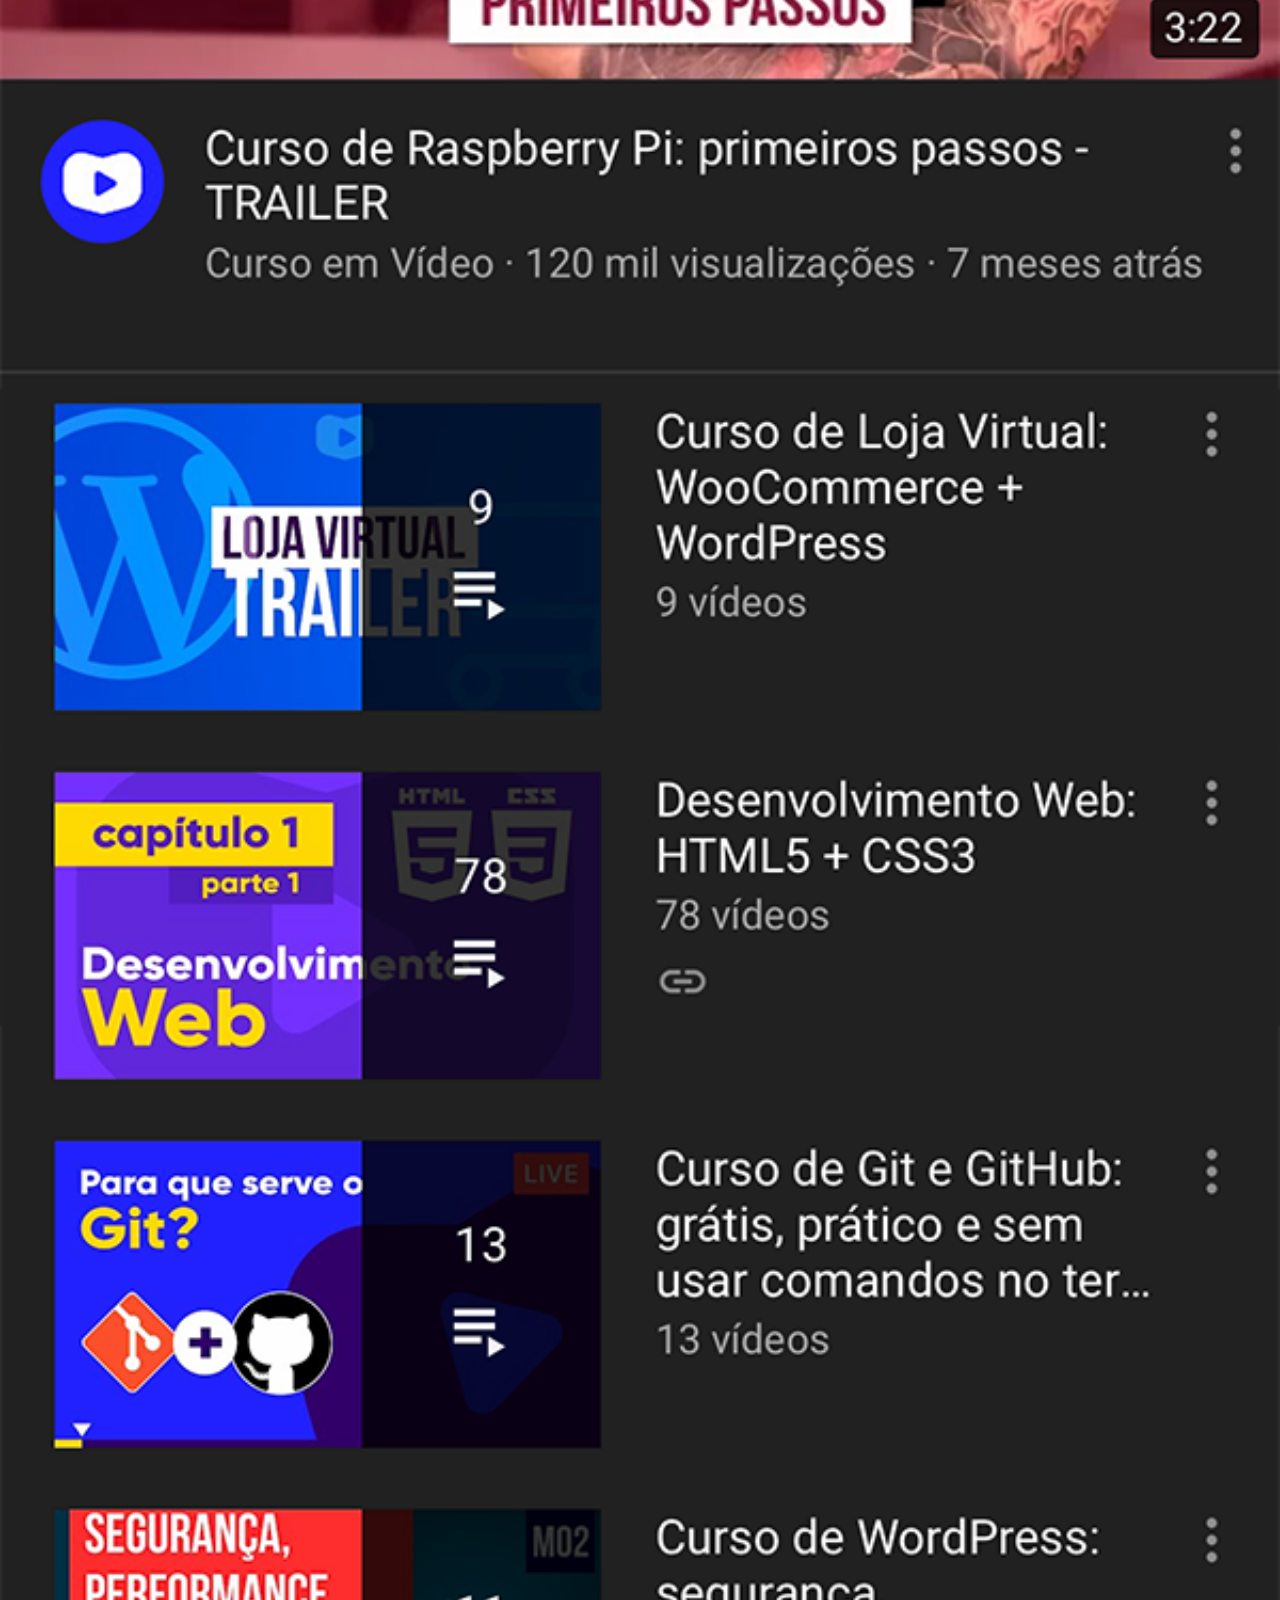
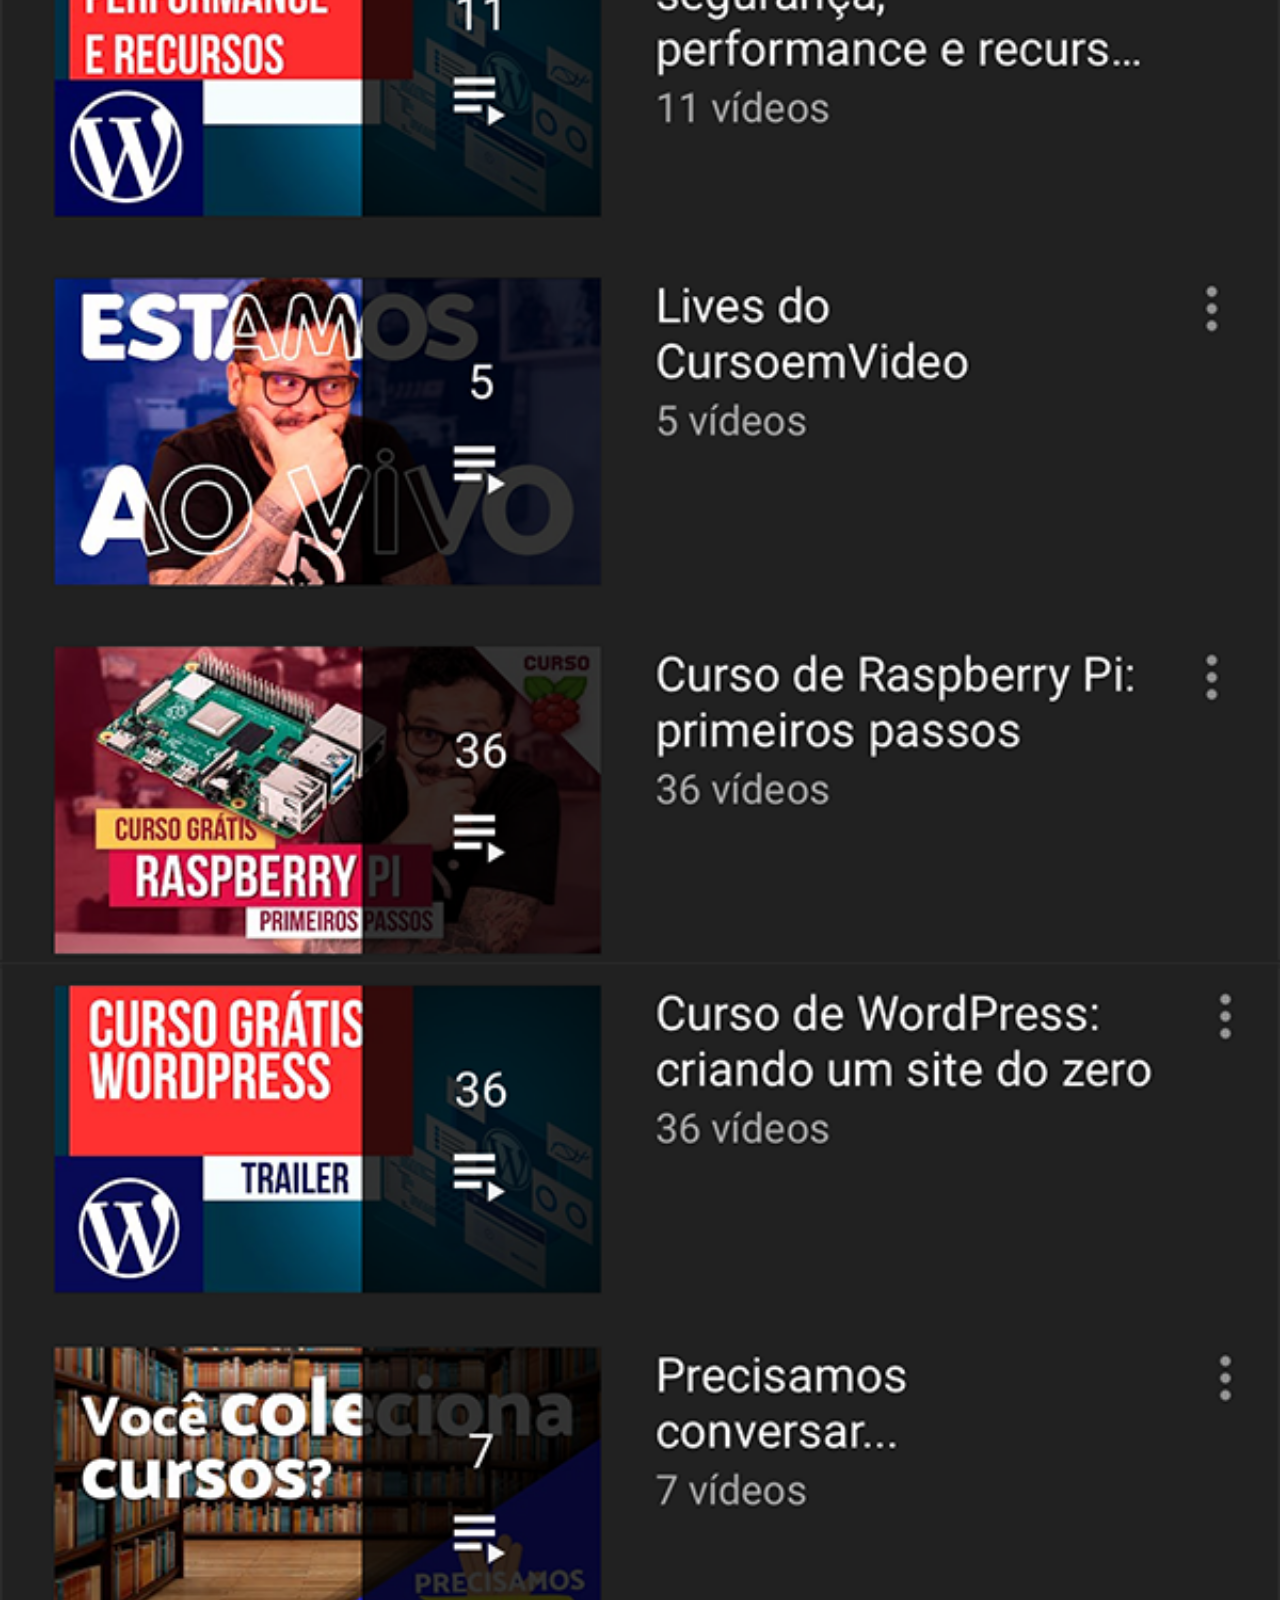
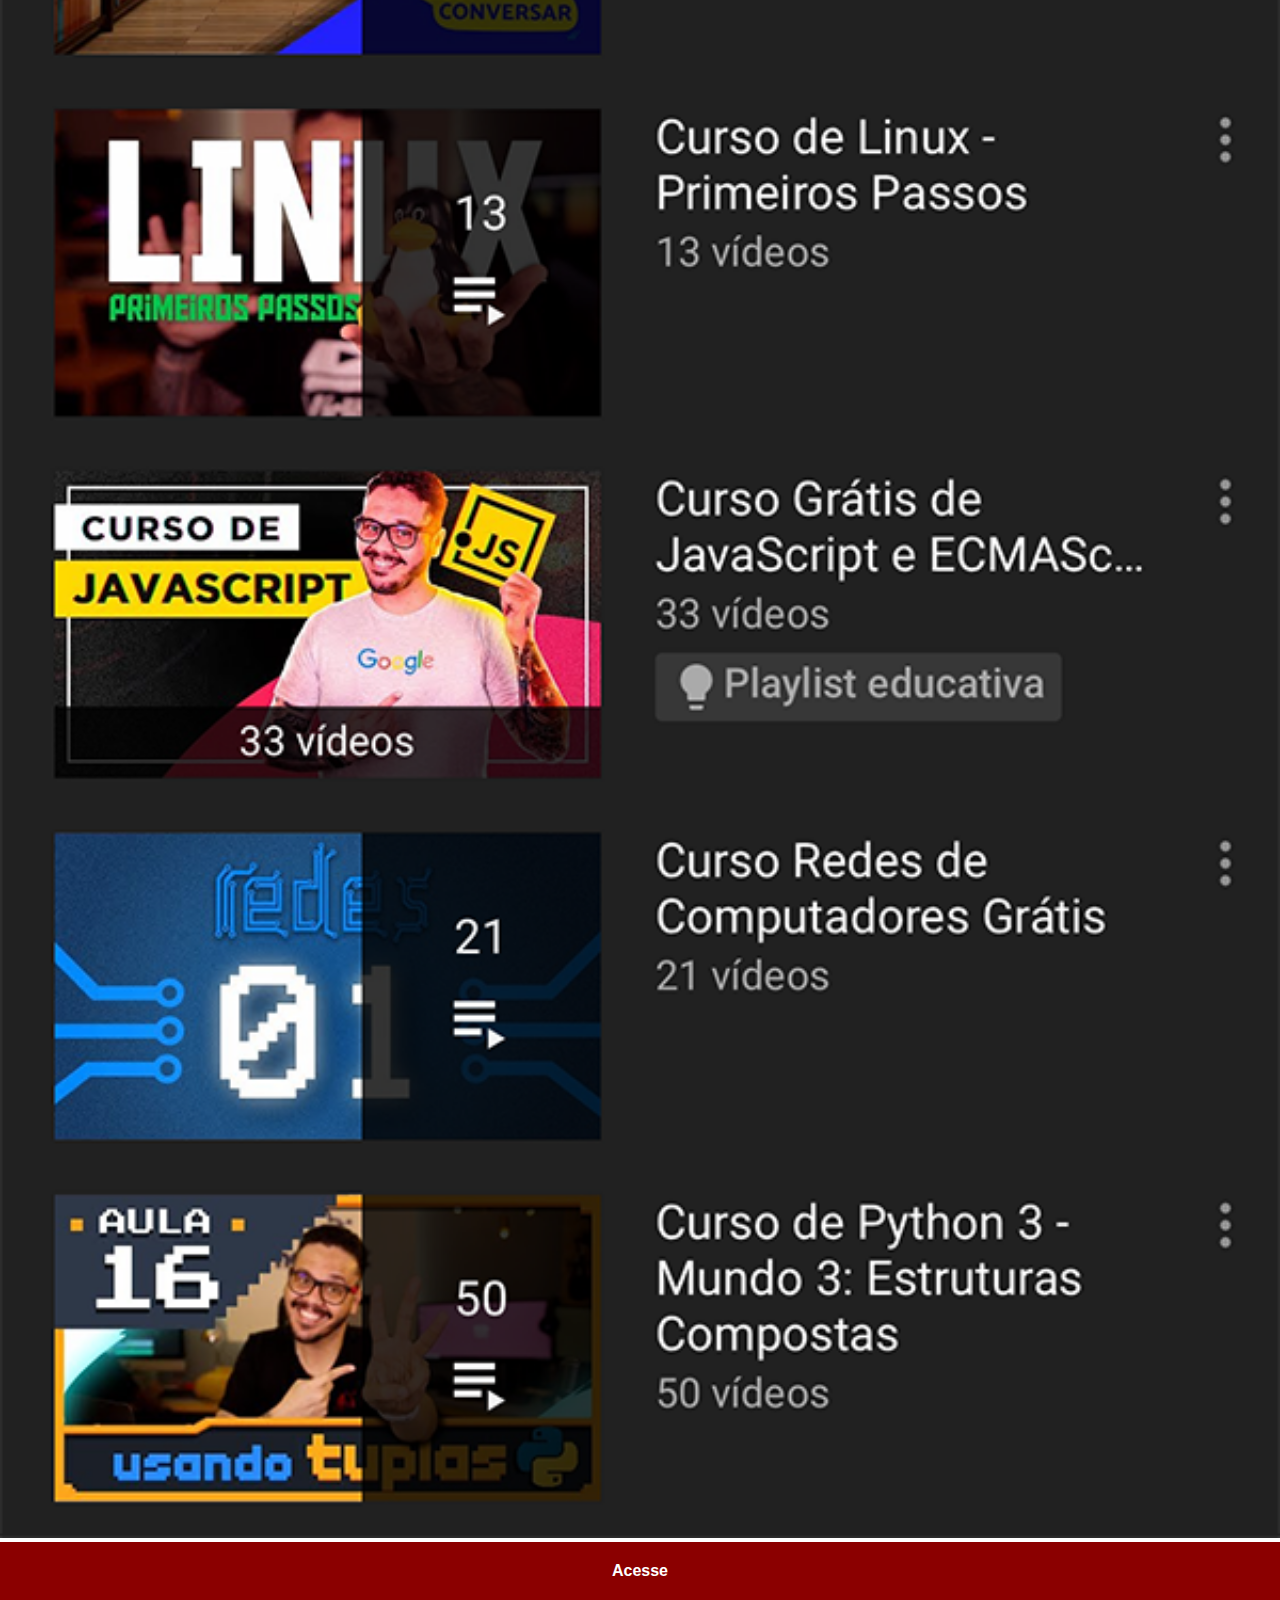
<file: youtube.html>
<!DOCTYPE html>
<html lang="en">
<head>
    <meta charset="UTF-8">
    <meta name="viewport" content="width=device-width, initial-scale=1.0">
    <title>Youtube</title>
    <style>
        * {
            padding: 0px;
            margin: 0px;
            font-family: Arial, Helvetica, sans-serif;
        }

        ::-webkit-scrollbar {
            width: 0px;
            height: 0px;
        }

        img {
            width: 100vw;
        }

        a {
            display: block;
            background-color: darkred;
            font-weight: bolder;
            padding: 20px;
            text-align: center;
            text-decoration: none;
            color: white;
        }
    </style>
</head>
<body>
    <img src="imagens/tela-youtube.png" alt="youtube">
    <a href="#">Acesse</a>
</body>
</html>
</file>
<file: estilos/style.css>
@charset "UTF-8";

* {
    padding: 0px;
    margin: 0px;
    font-family: Arial, Helvetica, sans-serif;
}

body, html {
    position: relative;
    width: 100vw;
    height: 100vh;
}

body {
    background: url('../imagens/fundo-madeira.jpg') top center no-repeat;
    background-size: cover;
}

section#telefone {
    background: url('../imagens/frame-iphone.png') no-repeat;
    width: 311px;
    height: 625px;
    left: 50%;
    top: 50%;
    transform: translate(-50%, -50%);
    position: absolute;
}

iframe {
    position: absolute;
    top:80px;
    left: 22px;
    height: 469px;
    width: 267px;
}

section#sociais {
    text-align: right;
}

a > img {
    margin: 10px;
    width: 50px;
    border-radius: 50%;
    box-shadow: 2px 2px 5px rgba(0, 0, 0, 0.473);
    box-sizing: border-box;
}

a > img:hover {
    border: 2px solid white;
}
</file>
<file: estilos/social.css>
* {
            margin: 0px;
            padding: 0px;
            font-family: Arial, Helvetica, sans-serif;
        }
        
        ::-webkit-scrollbar {
            width: 0px;
            height: 0px;
        }

        img {
            width: 100vw;
        }
        
        a {
            display: block;
            background-color: darkred;
            color: white;
            padding: 20px;
            text-align: center;
            font-weight: bolder;
            text-decoration: none;
        }

        a:hover{
            background-color: red;
        }
</file>
